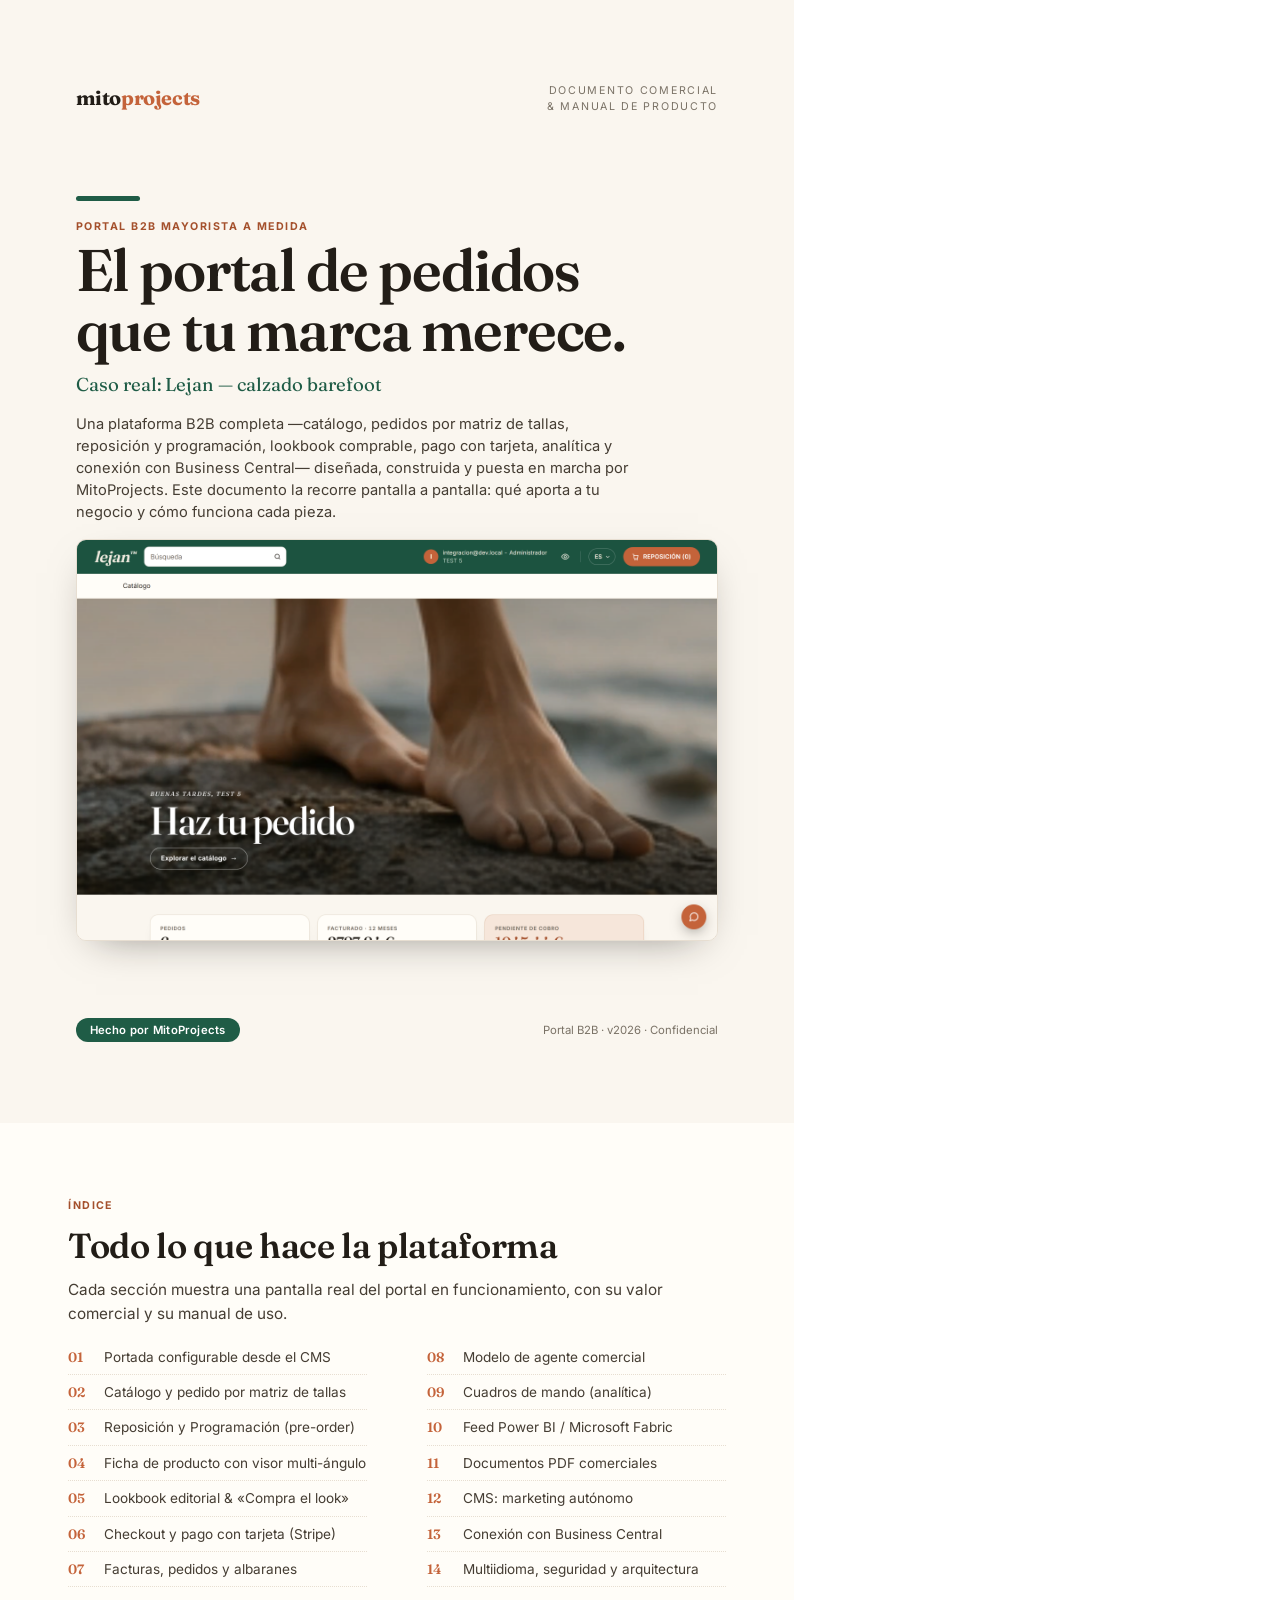
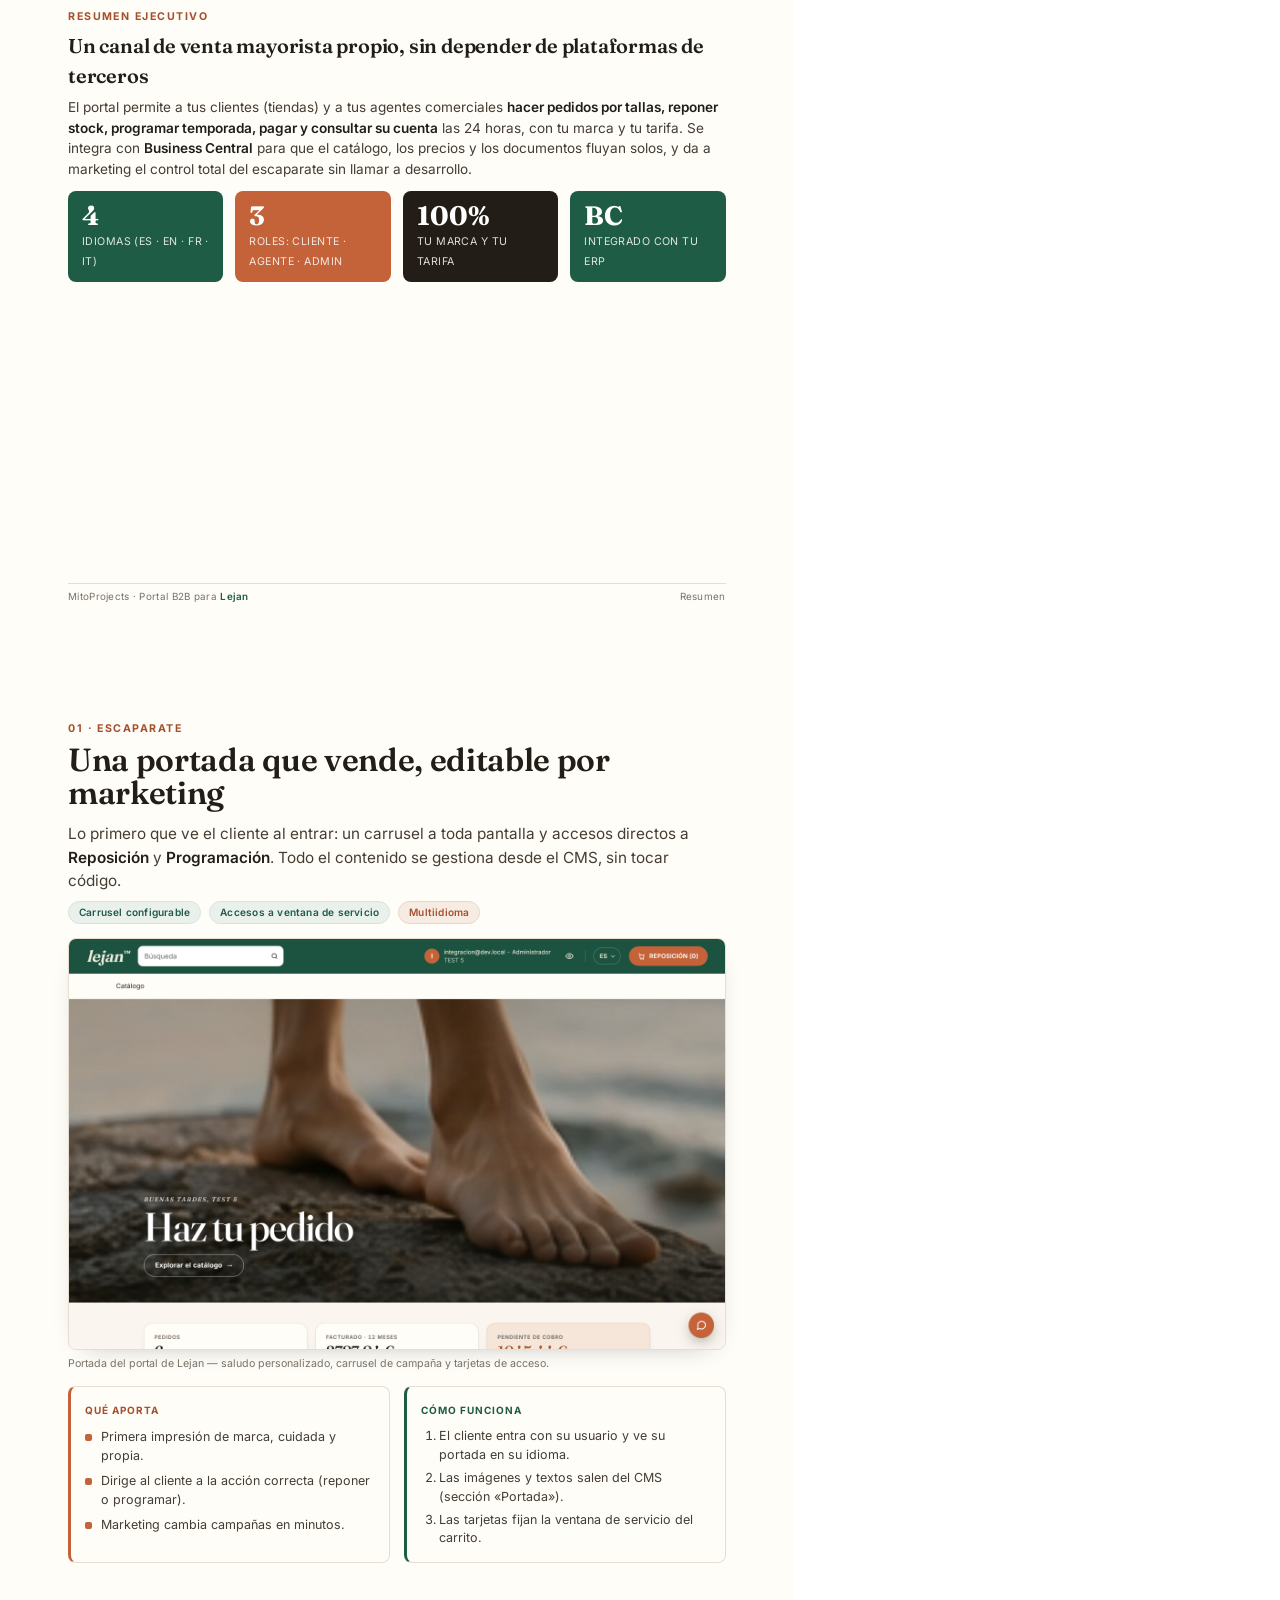
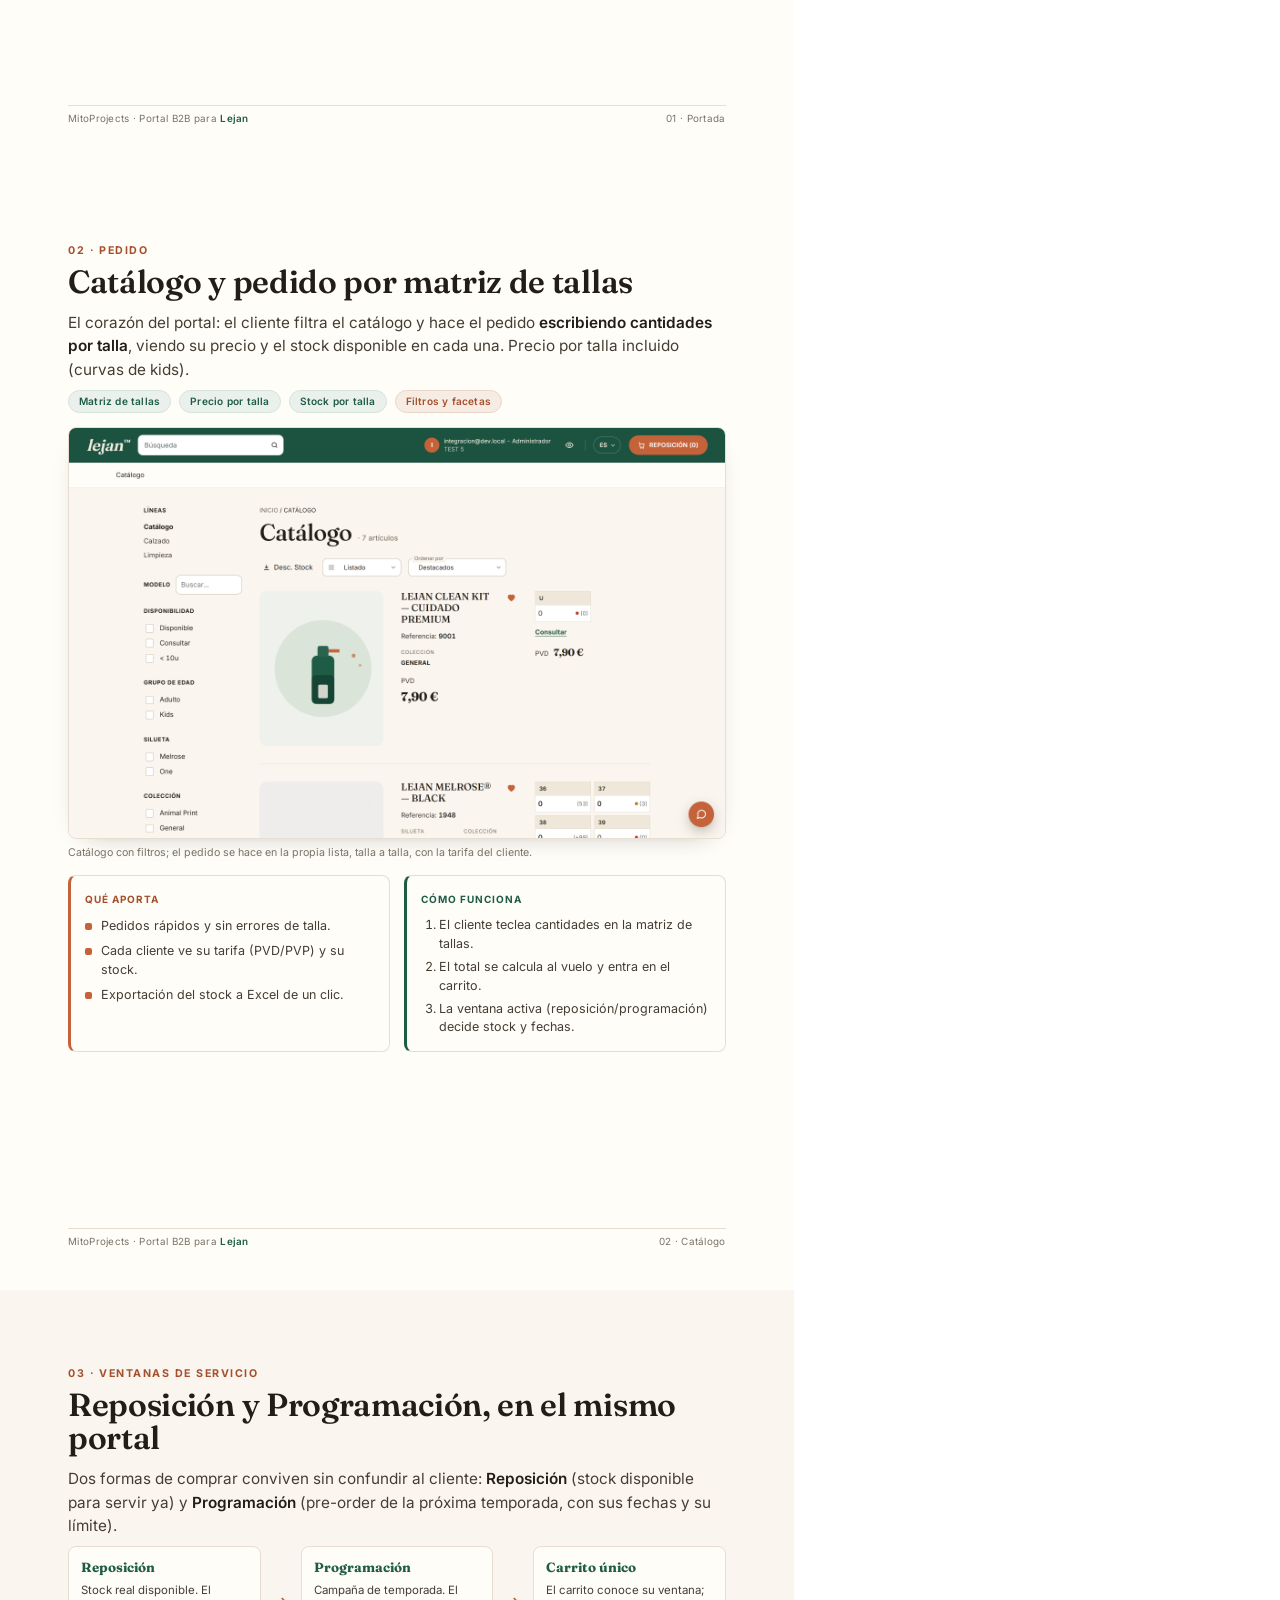
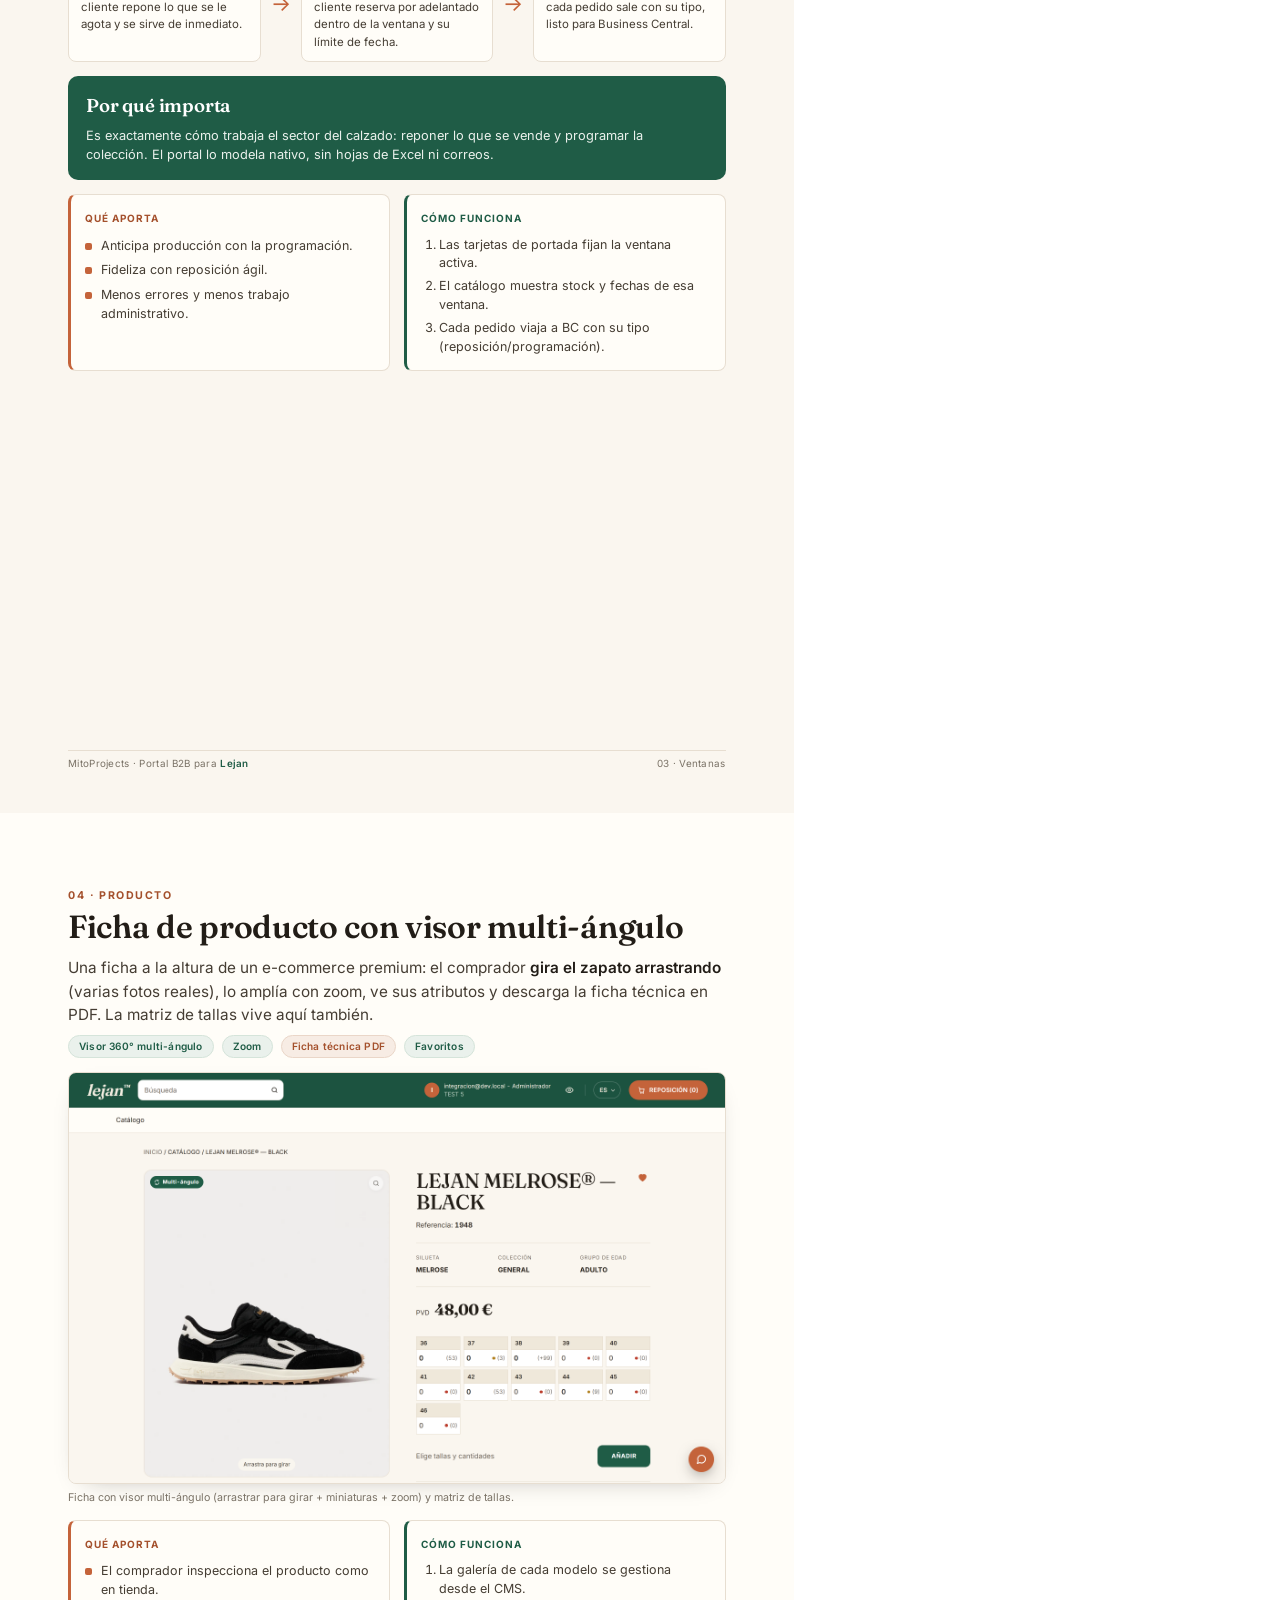
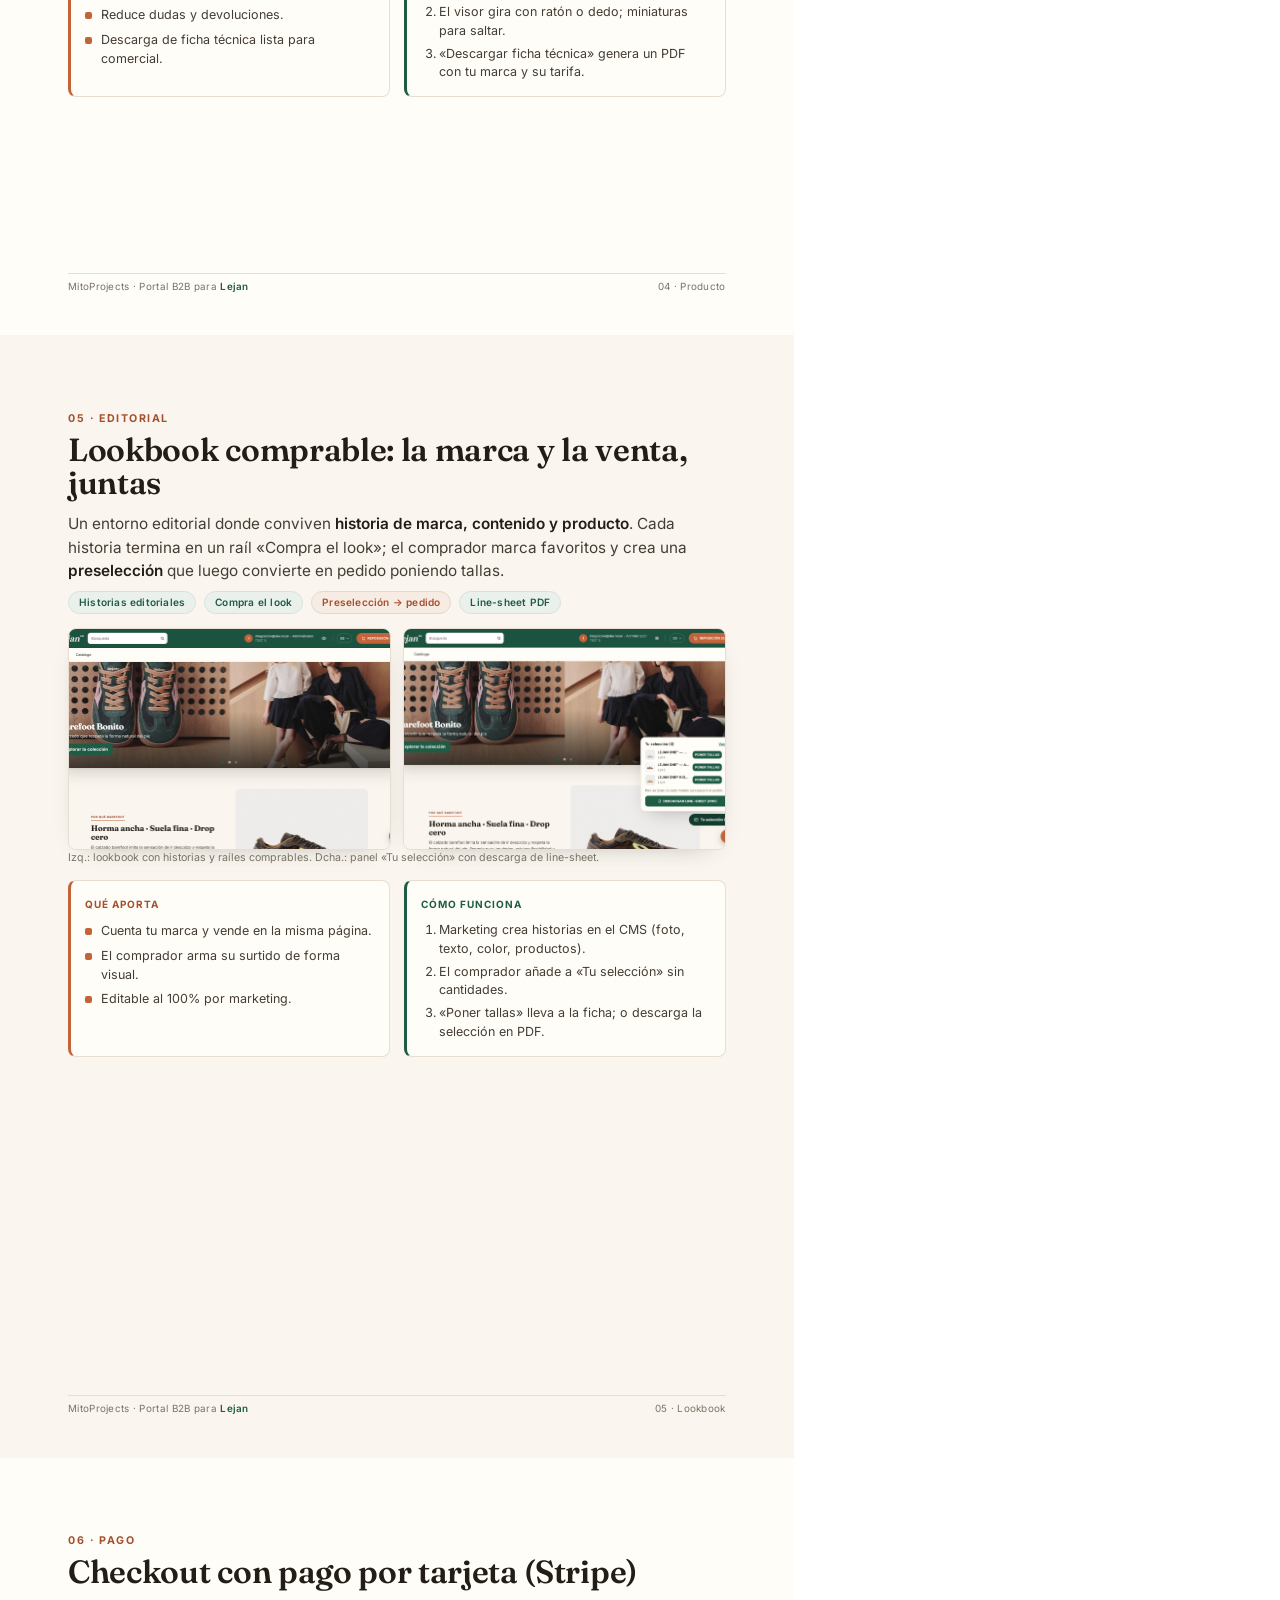
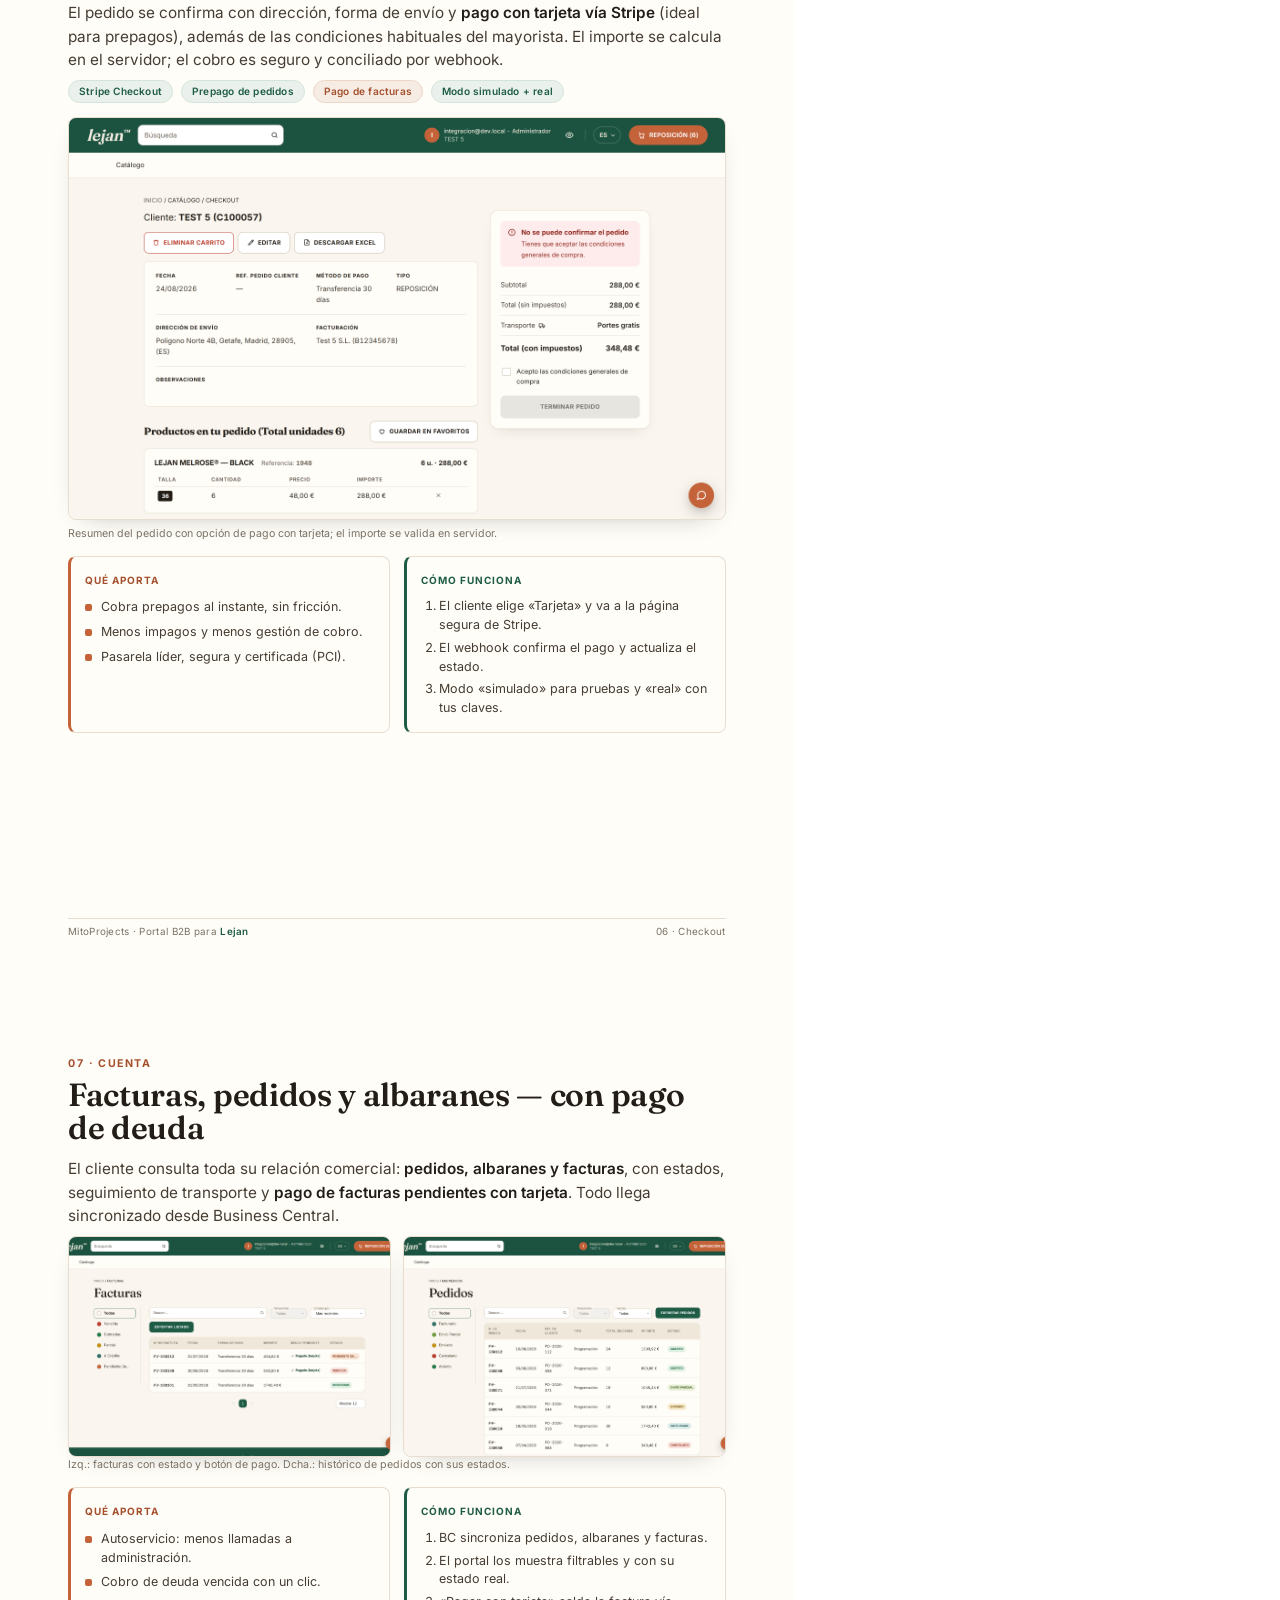
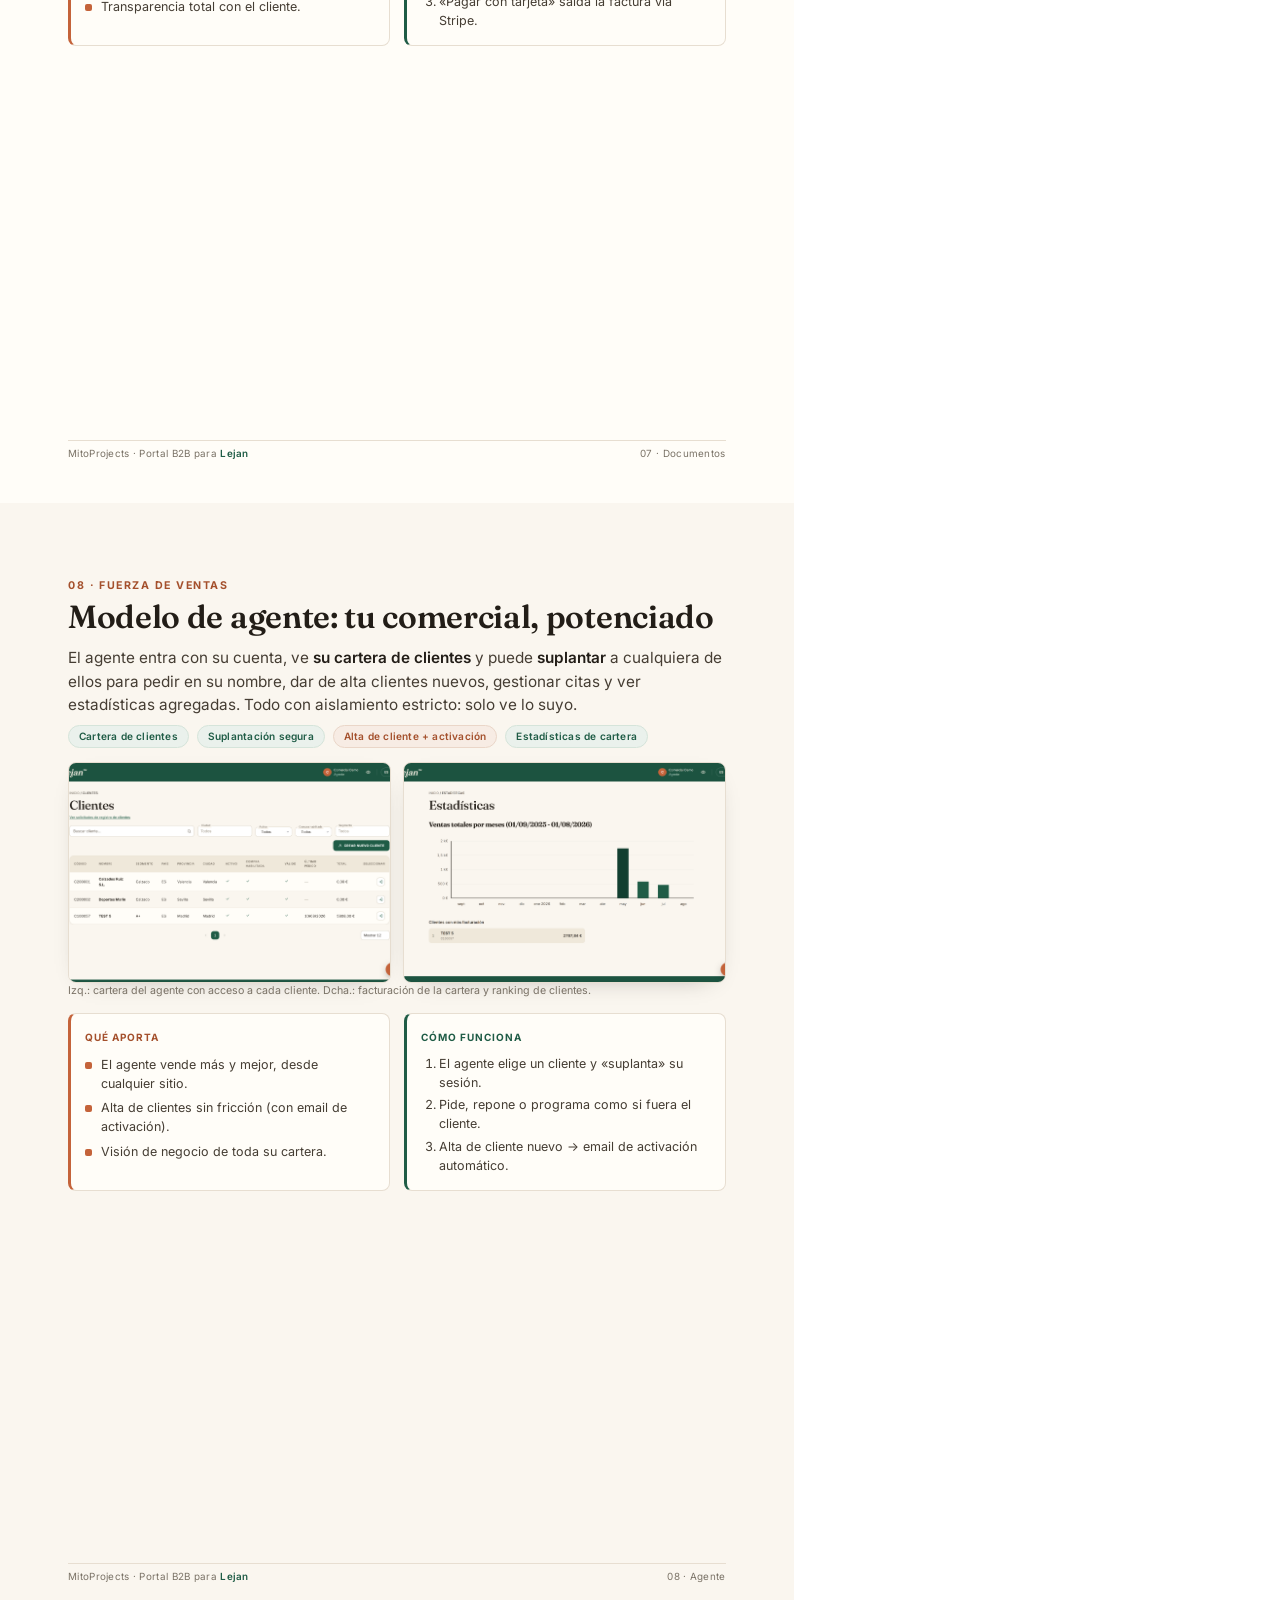
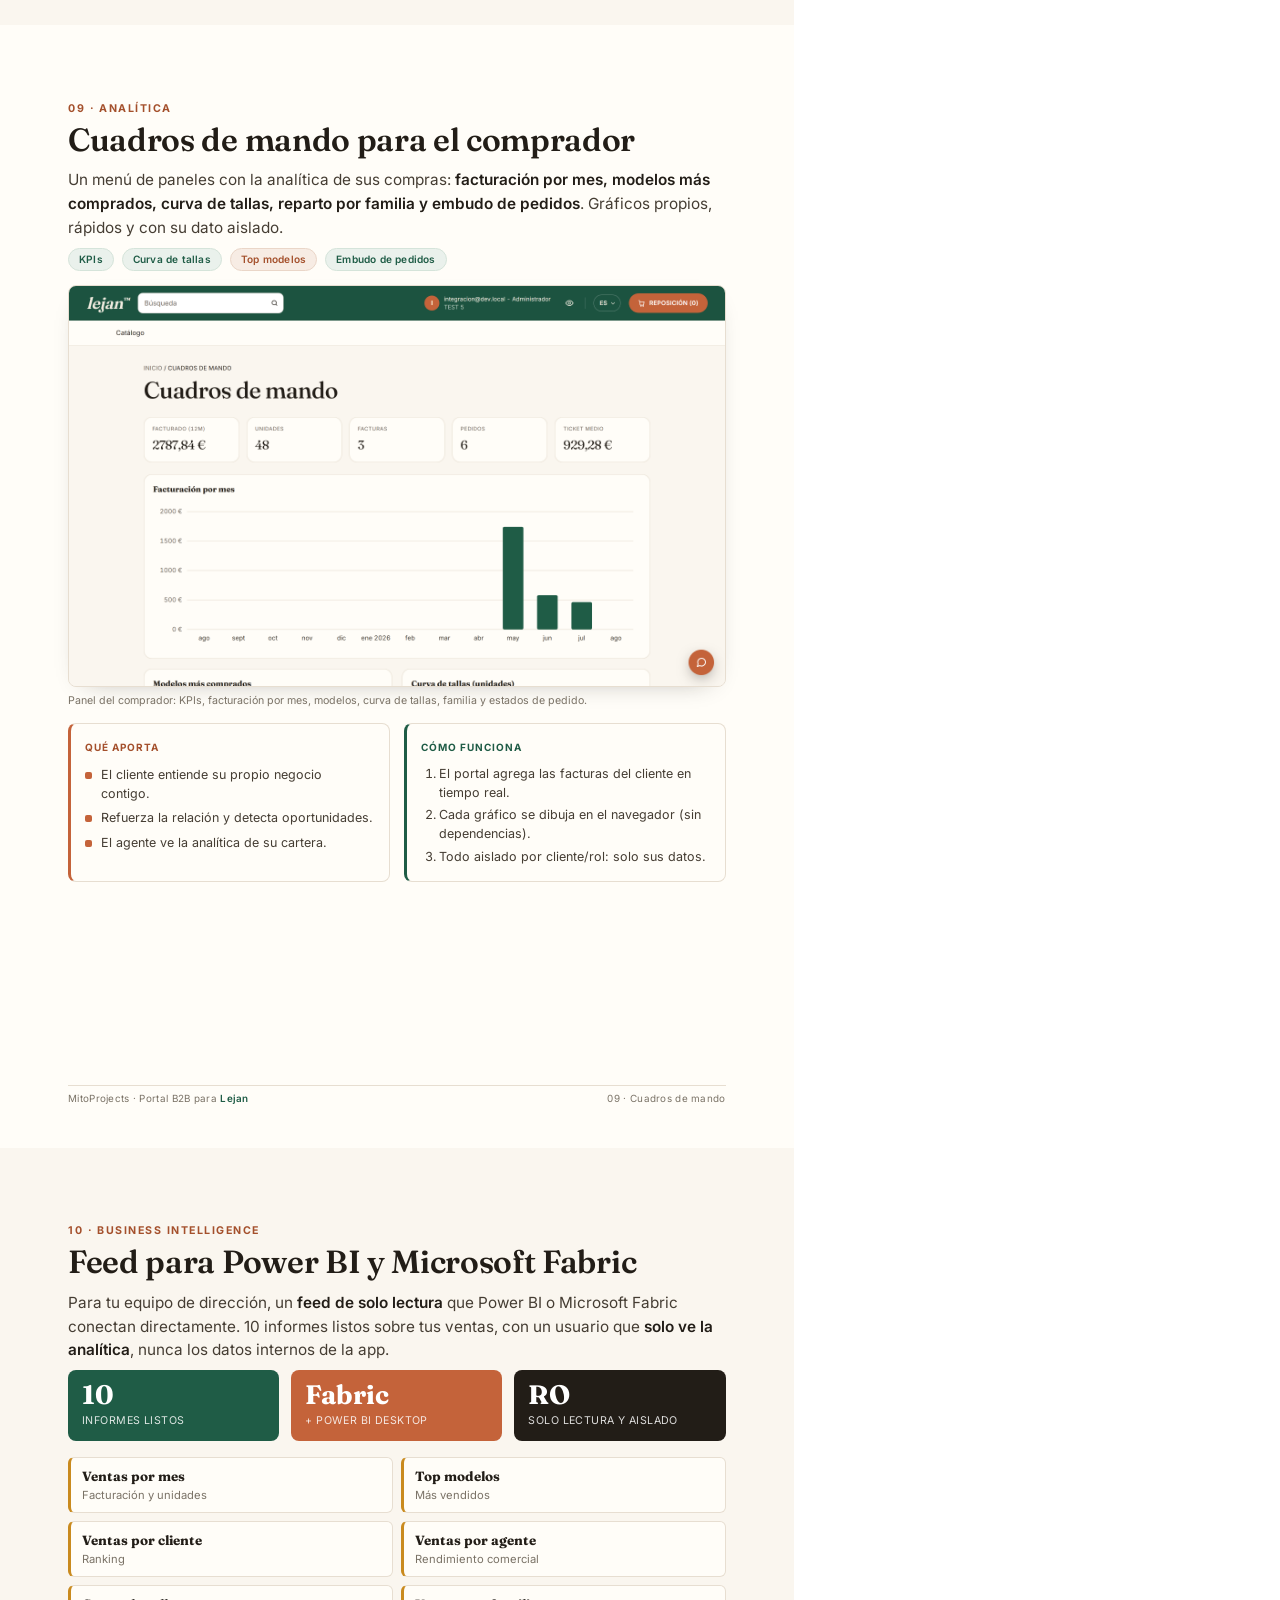
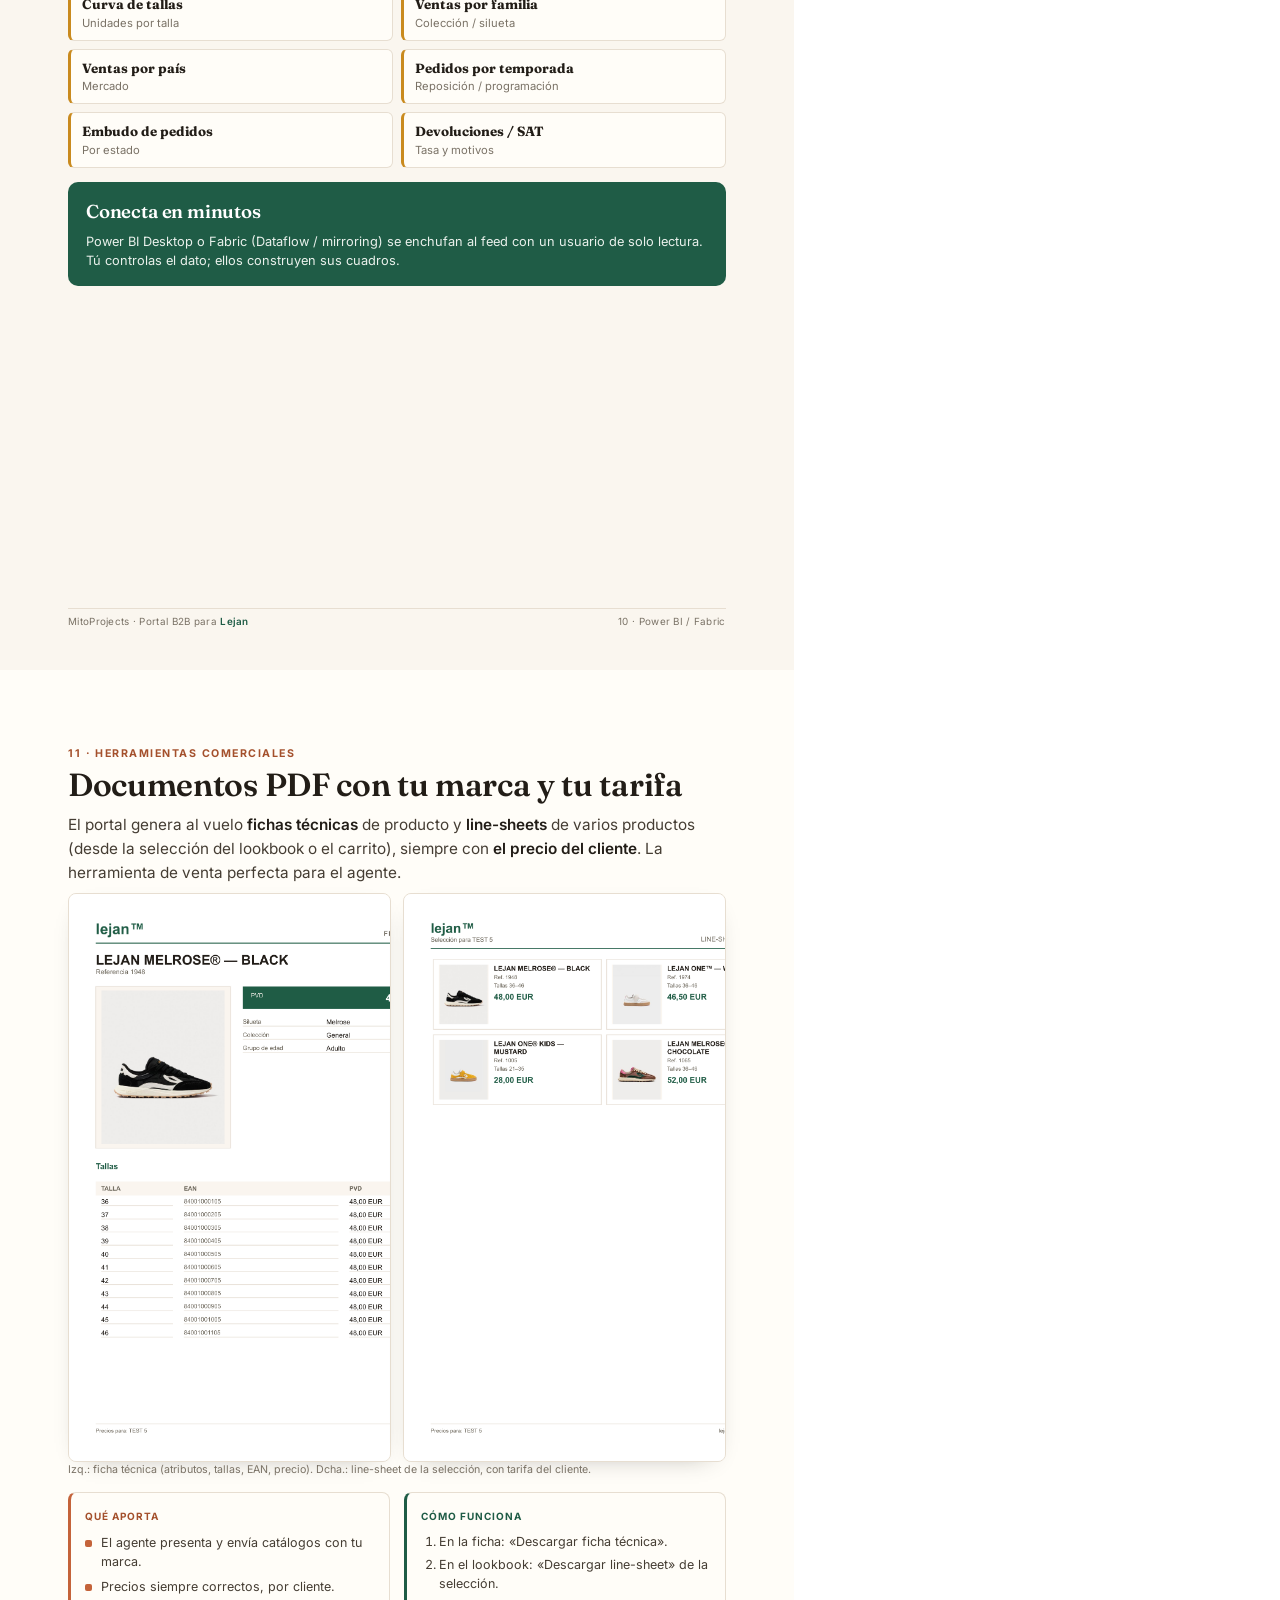
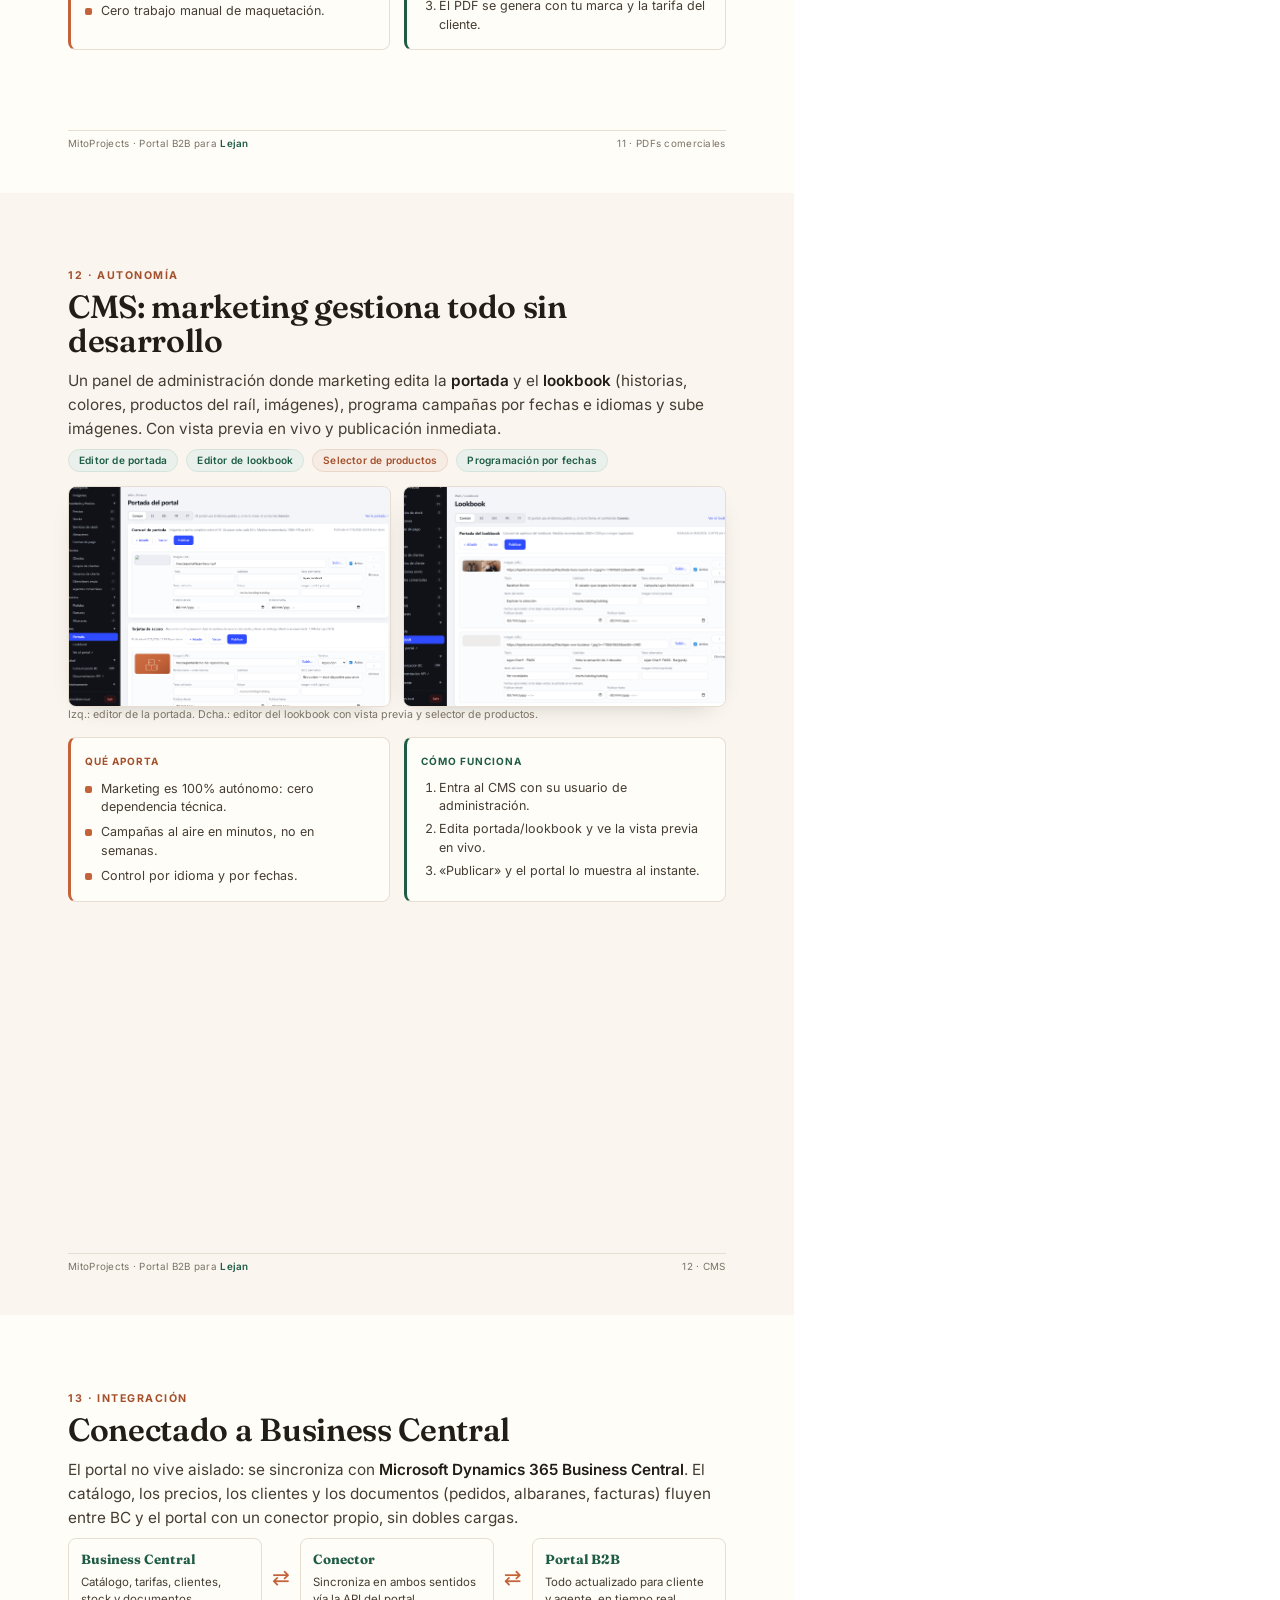
<file: docs/comercial/index.html>
<!doctype html>
<html lang="es">
<head>
<meta charset="utf-8">
<title>Portal B2B — MitoProjects × Lejan</title>
<link rel="preconnect" href="https://fonts.googleapis.com">
<link rel="preconnect" href="https://fonts.gstatic.com" crossorigin>
<link href="https://fonts.googleapis.com/css2?family=Fraunces:opsz,wght@9..144,400;9..144,500;9..144,600;9..144,700&family=Inter:wght@400;500;600;700&display=swap" rel="stylesheet">
<style>
  :root{
    --cream:#faf6ef; --paper:#fffdf8; --green:#1f5c46; --green-deep:#173f30;
    --terra:#c4633a; --terra-deep:#a4502c; --mustard:#c98a1e;
    --ink:#221d17; --ink-2:#453d33; --muted:#7a7266; --line:#e7ded1;
    --display:'Fraunces',Georgia,'Times New Roman',serif;
    --body:'Inter',system-ui,-apple-system,'Segoe UI',sans-serif;
  }
  @page{ size:A4; margin:0; }
  *{ box-sizing:border-box; }
  html,body{ margin:0; padding:0; }
  body{ font-family:var(--body); color:var(--ink); background:#fff; font-size:10.2pt; line-height:1.5; -webkit-print-color-adjust:exact; print-color-adjust:exact; }

  .page{ width:210mm; min-height:297mm; padding:20mm 18mm; position:relative; page-break-after:always; overflow:hidden; }
  .page:last-child{ page-break-after:auto; }
  .bg-cream{ background:var(--cream); }
  .bg-paper{ background:var(--paper); }

  /* running foot */
  .foot{ position:absolute; left:18mm; right:18mm; bottom:11mm; display:flex; justify-content:space-between;
    font-size:7.4pt; color:var(--muted); letter-spacing:.03em; border-top:1px solid var(--line); padding-top:5px; }
  .foot b{ color:var(--green); font-weight:600; }

  h1,h2,h3,h4{ font-family:var(--display); font-weight:600; color:var(--ink); margin:0; letter-spacing:-.01em; }
  .kicker{ font-family:var(--body); font-weight:700; font-size:8pt; letter-spacing:.14em; text-transform:uppercase;
    color:var(--terra-deep); margin:0 0 6px; }
  p{ margin:0 0 8px; color:var(--ink-2); }
  a{ color:var(--green); text-decoration:none; }
  .lead{ font-size:11.5pt; line-height:1.55; color:var(--ink-2); }
  strong{ color:var(--ink); font-weight:600; }

  /* ---------- Cover ---------- */
  .cover{ display:flex; flex-direction:column; justify-content:space-between; padding:22mm 20mm; }
  .cover-top{ display:flex; justify-content:space-between; align-items:flex-start; }
  .mito{ font-family:var(--display); font-weight:700; font-size:15pt; color:var(--ink); letter-spacing:-.02em; }
  .mito span{ color:var(--terra); }
  .cover-tag{ font-size:8pt; letter-spacing:.16em; text-transform:uppercase; color:var(--muted); text-align:right; }
  .cover-mid h1{ font-size:44pt; line-height:1.02; letter-spacing:-.02em; margin:0 0 10px; }
  .cover-mid .sub{ font-size:14pt; color:var(--green); font-family:var(--display); }
  .cover-mid .desc{ max-width:150mm; margin-top:14px; font-size:11pt; color:var(--ink-2); }
  .cover-hero{ margin-top:16px; border-radius:10px; overflow:hidden; border:1px solid var(--line); box-shadow:0 14px 40px -20px rgba(23,20,16,.5); }
  .cover-hero img{ width:100%; display:block; }
  .cover-foot{ display:flex; justify-content:space-between; align-items:flex-end; font-size:8.5pt; color:var(--muted); }
  .cover-foot .pill{ background:var(--green); color:#fff; border-radius:999px; padding:5px 14px; font-weight:600; letter-spacing:.02em; }
  .rule-green{ height:5px; width:64px; background:var(--green); border-radius:3px; margin:0 0 18px; }

  /* ---------- Índice ---------- */
  .toc{ columns:2; column-gap:16mm; margin-top:10px; }
  .toc-item{ break-inside:avoid; display:flex; gap:10px; align-items:baseline; padding:7px 0; border-bottom:1px dotted var(--line); }
  .toc-num{ font-family:var(--display); color:var(--terra); font-weight:600; width:26px; }
  .toc-txt{ flex:1; color:var(--ink-2); }

  /* ---------- Sección ---------- */
  .sec-head{ margin-bottom:12px; }
  .sec-head h2{ font-size:24pt; line-height:1.05; }
  .shot{ border:1px solid var(--line); border-radius:8px; overflow:hidden; background:var(--cream);
    box-shadow:0 8px 26px -18px rgba(23,20,16,.45); margin:2px 0 6px; }
  .shot img{ width:100%; display:block; }
  .shot.tall img{ max-height:150mm; width:auto; margin:0 auto; }
  .cap{ font-size:8pt; color:var(--muted); margin:0 0 14px; }
  .cols{ display:flex; gap:14px; margin-top:6px; }
  .card{ flex:1; background:var(--paper); border:1px solid var(--line); border-radius:8px; padding:12px 14px; }
  .card.value{ border-left:3px solid var(--terra); }
  .card.how{ border-left:3px solid var(--green); }
  .card h4{ font-size:10.5pt; margin:0 0 6px; }
  .card .lab{ font-size:7.5pt; letter-spacing:.1em; text-transform:uppercase; font-weight:700; }
  .card.value .lab{ color:var(--terra-deep); } .card.how .lab{ color:var(--green); }
  ul.tick{ list-style:none; margin:6px 0 0; padding:0; }
  ul.tick li{ position:relative; padding:3px 0 3px 16px; font-size:9.4pt; color:var(--ink-2); }
  ul.tick li::before{ content:""; position:absolute; left:0; top:9px; width:7px; height:7px; border-radius:2px; background:var(--green); }
  .card.value ul.tick li::before{ background:var(--terra); }
  ol.steps{ margin:6px 0 0; padding-left:18px; font-size:9.4pt; color:var(--ink-2); }
  ol.steps li{ padding:2px 0; }

  .tagrow{ display:flex; gap:8px; flex-wrap:wrap; margin:2px 0 14px; }
  .tag{ font-size:7.6pt; font-weight:600; color:var(--green); background:#eaf1ec; border:1px solid #d5e4da;
    border-radius:999px; padding:3px 10px; letter-spacing:.02em; }
  .tag.t{ color:var(--terra-deep); background:#f7ece4; border-color:#ead6c8; }

  .two-shot{ display:flex; gap:12px; }
  .two-shot .shot{ flex:1; margin:0; }
  .two-shot .shot:not(.tall) img{ height:58mm; object-fit:cover; object-position:top center; }
  .shot img{ max-height:118mm; }
  .shot.tall img{ max-height:150mm !important; }

  /* KPI / stat band */
  .band{ display:flex; gap:12px; margin:6px 0 16px; }
  .stat{ flex:1; background:var(--green); color:#fff; border-radius:8px; padding:12px 14px; }
  .stat.alt{ background:var(--ink); } .stat.terra{ background:var(--terra); }
  .stat b{ font-family:var(--display); font-size:20pt; display:block; line-height:1; }
  .stat span{ font-size:8pt; opacity:.85; letter-spacing:.04em; text-transform:uppercase; }

  .report-grid{ display:grid; grid-template-columns:1fr 1fr; gap:8px; margin-top:8px; }
  .rep{ background:var(--paper); border:1px solid var(--line); border-left:3px solid var(--mustard); border-radius:6px; padding:8px 11px; }
  .rep b{ font-family:var(--display); color:var(--ink); font-size:10pt; }
  .rep span{ display:block; font-size:8.4pt; color:var(--muted); }

  .callout{ background:var(--green); color:#fff; border-radius:10px; padding:16px 18px; margin-top:8px; }
  .callout h3{ color:#fff; font-size:14pt; margin:0 0 6px; }
  .callout p{ color:#eaf1ec; margin:0; font-size:9.6pt; }

  .arch{ display:flex; gap:10px; align-items:stretch; margin:8px 0 14px; }
  .arch .box{ flex:1; background:var(--paper); border:1px solid var(--line); border-radius:8px; padding:10px 12px; }
  .arch .box b{ font-family:var(--display); color:var(--green); font-size:10pt; }
  .arch .box p{ font-size:8.6pt; margin:4px 0 0; }
  .arch .arrow{ align-self:center; color:var(--terra); font-size:16pt; }
</style>
</head>
<body>

<!-- ============ PORTADA ============ -->
<section class="page cover bg-cream">
  <div class="cover-top">
    <div class="mito">mito<span>projects</span></div>
    <div class="cover-tag">Documento comercial<br>&amp; manual de producto</div>
  </div>
  <div class="cover-mid">
    <div class="rule-green"></div>
    <div class="kicker">Portal B2B mayorista a medida</div>
    <h1>El portal de pedidos<br>que tu marca merece.</h1>
    <div class="sub">Caso real: Lejan — calzado barefoot</div>
    <p class="desc">Una plataforma B2B completa —catálogo, pedidos por matriz de tallas, reposición y programación,
      lookbook comprable, pago con tarjeta, analítica y conexión con Business Central— diseñada, construida y
      puesta en marcha por MitoProjects. Este documento la recorre pantalla a pantalla: qué aporta a tu negocio
      y cómo funciona cada pieza.</p>
    <div class="cover-hero"><img src="img/01-dashboard.png" alt="Portada del portal Lejan"></div>
  </div>
  <div class="cover-foot">
    <div><span class="pill">Hecho por MitoProjects</span></div>
    <div>Portal B2B · v2026 · Confidencial</div>
  </div>
</section>

<!-- ============ ÍNDICE + RESUMEN ============ -->
<section class="page bg-paper">
  <div class="kicker">Índice</div>
  <h2 style="font-size:26pt; margin-bottom:6px;">Todo lo que hace la plataforma</h2>
  <p class="lead" style="margin-bottom:14px;">Cada sección muestra una pantalla real del portal en funcionamiento,
    con su valor comercial y su manual de uso.</p>
  <div class="toc">
    <div class="toc-item"><span class="toc-num">01</span><span class="toc-txt">Portada configurable desde el CMS</span></div>
    <div class="toc-item"><span class="toc-num">02</span><span class="toc-txt">Catálogo y pedido por matriz de tallas</span></div>
    <div class="toc-item"><span class="toc-num">03</span><span class="toc-txt">Reposición y Programación (pre-order)</span></div>
    <div class="toc-item"><span class="toc-num">04</span><span class="toc-txt">Ficha de producto con visor multi-ángulo</span></div>
    <div class="toc-item"><span class="toc-num">05</span><span class="toc-txt">Lookbook editorial &amp; «Compra el look»</span></div>
    <div class="toc-item"><span class="toc-num">06</span><span class="toc-txt">Checkout y pago con tarjeta (Stripe)</span></div>
    <div class="toc-item"><span class="toc-num">07</span><span class="toc-txt">Facturas, pedidos y albaranes</span></div>
    <div class="toc-item"><span class="toc-num">08</span><span class="toc-txt">Modelo de agente comercial</span></div>
    <div class="toc-item"><span class="toc-num">09</span><span class="toc-txt">Cuadros de mando (analítica)</span></div>
    <div class="toc-item"><span class="toc-num">10</span><span class="toc-txt">Feed Power BI / Microsoft Fabric</span></div>
    <div class="toc-item"><span class="toc-num">11</span><span class="toc-txt">Documentos PDF comerciales</span></div>
    <div class="toc-item"><span class="toc-num">12</span><span class="toc-txt">CMS: marketing autónomo</span></div>
    <div class="toc-item"><span class="toc-num">13</span><span class="toc-txt">Conexión con Business Central</span></div>
    <div class="toc-item"><span class="toc-num">14</span><span class="toc-txt">Multiidioma, seguridad y arquitectura</span></div>
  </div>

  <div class="kicker" style="margin-top:22px;">Resumen ejecutivo</div>
  <h3 style="font-size:15pt; margin-bottom:6px;">Un canal de venta mayorista propio, sin depender de plataformas de terceros</h3>
  <p>El portal permite a tus clientes (tiendas) y a tus agentes comerciales <strong>hacer pedidos por tallas,
    reponer stock, programar temporada, pagar y consultar su cuenta</strong> las 24 horas, con tu marca y tu tarifa.
    Se integra con <strong>Business Central</strong> para que el catálogo, los precios y los documentos fluyan solos,
    y da a marketing el control total del escaparate sin llamar a desarrollo.</p>
  <div class="band" style="margin-top:12px;">
    <div class="stat"><b>4</b><span>idiomas (ES · EN · FR · IT)</span></div>
    <div class="stat terra"><b>3</b><span>roles: cliente · agente · admin</span></div>
    <div class="stat alt"><b>100%</b><span>tu marca y tu tarifa</span></div>
    <div class="stat"><b>BC</b><span>integrado con tu ERP</span></div>
  </div>
  <div class="foot"><span>MitoProjects · Portal B2B para <b>Lejan</b></span><span>Resumen</span></div>
</section>

<!-- ============ 01 PORTADA ============ -->
<section class="page bg-paper">
  <div class="sec-head"><div class="kicker">01 · Escaparate</div><h2>Una portada que vende, editable por marketing</h2></div>
  <p class="lead">Lo primero que ve el cliente al entrar: un carrusel a toda pantalla y accesos directos a
    <strong>Reposición</strong> y <strong>Programación</strong>. Todo el contenido se gestiona desde el CMS, sin tocar código.</p>
  <div class="tagrow"><span class="tag">Carrusel configurable</span><span class="tag">Accesos a ventana de servicio</span><span class="tag t">Multiidioma</span></div>
  <div class="shot"><img src="img/01-dashboard.png" alt="Portada"></div>
  <p class="cap">Portada del portal de Lejan — saludo personalizado, carrusel de campaña y tarjetas de acceso.</p>
  <div class="cols">
    <div class="card value"><span class="lab">Qué aporta</span>
      <ul class="tick"><li>Primera impresión de marca, cuidada y propia.</li><li>Dirige al cliente a la acción correcta (reponer o programar).</li><li>Marketing cambia campañas en minutos.</li></ul></div>
    <div class="card how"><span class="lab">Cómo funciona</span>
      <ol class="steps"><li>El cliente entra con su usuario y ve su portada en su idioma.</li><li>Las imágenes y textos salen del CMS (sección «Portada»).</li><li>Las tarjetas fijan la ventana de servicio del carrito.</li></ol></div>
  </div>
  <div class="foot"><span>MitoProjects · Portal B2B para <b>Lejan</b></span><span>01 · Portada</span></div>
</section>

<!-- ============ 02 CATÁLOGO ============ -->
<section class="page bg-paper">
  <div class="sec-head"><div class="kicker">02 · Pedido</div><h2>Catálogo y pedido por matriz de tallas</h2></div>
  <p class="lead">El corazón del portal: el cliente filtra el catálogo y hace el pedido <strong>escribiendo cantidades
    por talla</strong>, viendo su precio y el stock disponible en cada una. Precio por talla incluido (curvas de kids).</p>
  <div class="tagrow"><span class="tag">Matriz de tallas</span><span class="tag">Precio por talla</span><span class="tag">Stock por talla</span><span class="tag t">Filtros y facetas</span></div>
  <div class="shot"><img src="img/02-catalog.png" alt="Catálogo"></div>
  <p class="cap">Catálogo con filtros; el pedido se hace en la propia lista, talla a talla, con la tarifa del cliente.</p>
  <div class="cols">
    <div class="card value"><span class="lab">Qué aporta</span>
      <ul class="tick"><li>Pedidos rápidos y sin errores de talla.</li><li>Cada cliente ve su tarifa (PVD/PVP) y su stock.</li><li>Exportación del stock a Excel de un clic.</li></ul></div>
    <div class="card how"><span class="lab">Cómo funciona</span>
      <ol class="steps"><li>El cliente teclea cantidades en la matriz de tallas.</li><li>El total se calcula al vuelo y entra en el carrito.</li><li>La ventana activa (reposición/programación) decide stock y fechas.</li></ol></div>
  </div>
  <div class="foot"><span>MitoProjects · Portal B2B para <b>Lejan</b></span><span>02 · Catálogo</span></div>
</section>

<!-- ============ 03 REPO/PROG ============ -->
<section class="page bg-cream">
  <div class="sec-head"><div class="kicker">03 · Ventanas de servicio</div><h2>Reposición y Programación, en el mismo portal</h2></div>
  <p class="lead">Dos formas de comprar conviven sin confundir al cliente: <strong>Reposición</strong> (stock disponible
    para servir ya) y <strong>Programación</strong> (pre-order de la próxima temporada, con sus fechas y su límite).</p>
  <div class="arch">
    <div class="box"><b>Reposición</b><p>Stock real disponible. El cliente repone lo que se le agota y se sirve de inmediato.</p></div>
    <div class="arrow">→</div>
    <div class="box"><b>Programación</b><p>Campaña de temporada. El cliente reserva por adelantado dentro de la ventana y su límite de fecha.</p></div>
    <div class="arrow">→</div>
    <div class="box"><b>Carrito único</b><p>El carrito conoce su ventana; cada pedido sale con su tipo, listo para Business Central.</p></div>
  </div>
  <div class="callout"><h3>Por qué importa</h3><p>Es exactamente cómo trabaja el sector del calzado: reponer lo que se
    vende y programar la colección. El portal lo modela nativo, sin hojas de Excel ni correos.</p></div>
  <div class="cols" style="margin-top:14px;">
    <div class="card value"><span class="lab">Qué aporta</span>
      <ul class="tick"><li>Anticipa producción con la programación.</li><li>Fideliza con reposición ágil.</li><li>Menos errores y menos trabajo administrativo.</li></ul></div>
    <div class="card how"><span class="lab">Cómo funciona</span>
      <ol class="steps"><li>Las tarjetas de portada fijan la ventana activa.</li><li>El catálogo muestra stock y fechas de esa ventana.</li><li>Cada pedido viaja a BC con su tipo (reposición/programación).</li></ol></div>
  </div>
  <div class="foot"><span>MitoProjects · Portal B2B para <b>Lejan</b></span><span>03 · Ventanas</span></div>
</section>

<!-- ============ 04 FICHA + VISOR ============ -->
<section class="page bg-paper">
  <div class="sec-head"><div class="kicker">04 · Producto</div><h2>Ficha de producto con visor multi-ángulo</h2></div>
  <p class="lead">Una ficha a la altura de un e-commerce premium: el comprador <strong>gira el zapato arrastrando</strong>
    (varias fotos reales), lo amplía con zoom, ve sus atributos y descarga la ficha técnica en PDF. La matriz de tallas
    vive aquí también.</p>
  <div class="tagrow"><span class="tag">Visor 360° multi-ángulo</span><span class="tag">Zoom</span><span class="tag t">Ficha técnica PDF</span><span class="tag">Favoritos</span></div>
  <div class="shot"><img src="img/03-product.png" alt="Ficha de producto"></div>
  <p class="cap">Ficha con visor multi-ángulo (arrastrar para girar + miniaturas + zoom) y matriz de tallas.</p>
  <div class="cols">
    <div class="card value"><span class="lab">Qué aporta</span>
      <ul class="tick"><li>El comprador inspecciona el producto como en tienda.</li><li>Reduce dudas y devoluciones.</li><li>Descarga de ficha técnica lista para comercial.</li></ul></div>
    <div class="card how"><span class="lab">Cómo funciona</span>
      <ol class="steps"><li>La galería de cada modelo se gestiona desde el CMS.</li><li>El visor gira con ratón o dedo; miniaturas para saltar.</li><li>«Descargar ficha técnica» genera un PDF con tu marca y su tarifa.</li></ol></div>
  </div>
  <div class="foot"><span>MitoProjects · Portal B2B para <b>Lejan</b></span><span>04 · Producto</span></div>
</section>

<!-- ============ 05 LOOKBOOK ============ -->
<section class="page bg-cream">
  <div class="sec-head"><div class="kicker">05 · Editorial</div><h2>Lookbook comprable: la marca y la venta, juntas</h2></div>
  <p class="lead">Un entorno editorial donde conviven <strong>historia de marca, contenido y producto</strong>. Cada historia
    termina en un raíl «Compra el look»; el comprador marca favoritos y crea una <strong>preselección</strong> que luego
    convierte en pedido poniendo tallas.</p>
  <div class="tagrow"><span class="tag">Historias editoriales</span><span class="tag">Compra el look</span><span class="tag t">Preselección → pedido</span><span class="tag">Line-sheet PDF</span></div>
  <div class="two-shot">
    <div class="shot"><img src="img/04-lookbook.png" alt="Lookbook"></div>
    <div class="shot"><img src="img/05-lookbook-seleccion.png" alt="Selección del lookbook"></div>
  </div>
  <p class="cap">Izq.: lookbook con historias y raíles comprables. Dcha.: panel «Tu selección» con descarga de line-sheet.</p>
  <div class="cols">
    <div class="card value"><span class="lab">Qué aporta</span>
      <ul class="tick"><li>Cuenta tu marca y vende en la misma página.</li><li>El comprador arma su surtido de forma visual.</li><li>Editable al 100% por marketing.</li></ul></div>
    <div class="card how"><span class="lab">Cómo funciona</span>
      <ol class="steps"><li>Marketing crea historias en el CMS (foto, texto, color, productos).</li><li>El comprador añade a «Tu selección» sin cantidades.</li><li>«Poner tallas» lleva a la ficha; o descarga la selección en PDF.</li></ol></div>
  </div>
  <div class="foot"><span>MitoProjects · Portal B2B para <b>Lejan</b></span><span>05 · Lookbook</span></div>
</section>

<!-- ============ 06 CHECKOUT / STRIPE ============ -->
<section class="page bg-paper">
  <div class="sec-head"><div class="kicker">06 · Pago</div><h2>Checkout con pago por tarjeta (Stripe)</h2></div>
  <p class="lead">El pedido se confirma con dirección, forma de envío y <strong>pago con tarjeta vía Stripe</strong>
    (ideal para prepagos), además de las condiciones habituales del mayorista. El importe se calcula en el servidor;
    el cobro es seguro y conciliado por webhook.</p>
  <div class="tagrow"><span class="tag">Stripe Checkout</span><span class="tag">Prepago de pedidos</span><span class="tag t">Pago de facturas</span><span class="tag">Modo simulado + real</span></div>
  <div class="shot"><img src="img/09-checkout.png" alt="Checkout"></div>
  <p class="cap">Resumen del pedido con opción de pago con tarjeta; el importe se valida en servidor.</p>
  <div class="cols">
    <div class="card value"><span class="lab">Qué aporta</span>
      <ul class="tick"><li>Cobra prepagos al instante, sin fricción.</li><li>Menos impagos y menos gestión de cobro.</li><li>Pasarela líder, segura y certificada (PCI).</li></ul></div>
    <div class="card how"><span class="lab">Cómo funciona</span>
      <ol class="steps"><li>El cliente elige «Tarjeta» y va a la página segura de Stripe.</li><li>El webhook confirma el pago y actualiza el estado.</li><li>Modo «simulado» para pruebas y «real» con tus claves.</li></ol></div>
  </div>
  <div class="foot"><span>MitoProjects · Portal B2B para <b>Lejan</b></span><span>06 · Checkout</span></div>
</section>

<!-- ============ 07 DOCUMENTOS ============ -->
<section class="page bg-paper">
  <div class="sec-head"><div class="kicker">07 · Cuenta</div><h2>Facturas, pedidos y albaranes — con pago de deuda</h2></div>
  <p class="lead">El cliente consulta toda su relación comercial: <strong>pedidos, albaranes y facturas</strong>, con estados,
    seguimiento de transporte y <strong>pago de facturas pendientes con tarjeta</strong>. Todo llega sincronizado desde
    Business Central.</p>
  <div class="two-shot">
    <div class="shot"><img src="img/07-invoices.png" alt="Facturas"></div>
    <div class="shot"><img src="img/08-orders.png" alt="Pedidos"></div>
  </div>
  <p class="cap">Izq.: facturas con estado y botón de pago. Dcha.: histórico de pedidos con sus estados.</p>
  <div class="cols">
    <div class="card value"><span class="lab">Qué aporta</span>
      <ul class="tick"><li>Autoservicio: menos llamadas a administración.</li><li>Cobro de deuda vencida con un clic.</li><li>Transparencia total con el cliente.</li></ul></div>
    <div class="card how"><span class="lab">Cómo funciona</span>
      <ol class="steps"><li>BC sincroniza pedidos, albaranes y facturas.</li><li>El portal los muestra filtrables y con su estado real.</li><li>«Pagar con tarjeta» salda la factura vía Stripe.</li></ol></div>
  </div>
  <div class="foot"><span>MitoProjects · Portal B2B para <b>Lejan</b></span><span>07 · Documentos</span></div>
</section>

<!-- ============ 08 AGENTE ============ -->
<section class="page bg-cream">
  <div class="sec-head"><div class="kicker">08 · Fuerza de ventas</div><h2>Modelo de agente: tu comercial, potenciado</h2></div>
  <p class="lead">El agente entra con su cuenta, ve <strong>su cartera de clientes</strong> y puede <strong>suplantar</strong>
    a cualquiera de ellos para pedir en su nombre, dar de alta clientes nuevos, gestionar citas y ver estadísticas
    agregadas. Todo con aislamiento estricto: solo ve lo suyo.</p>
  <div class="tagrow"><span class="tag">Cartera de clientes</span><span class="tag">Suplantación segura</span><span class="tag t">Alta de cliente + activación</span><span class="tag">Estadísticas de cartera</span></div>
  <div class="two-shot">
    <div class="shot"><img src="img/13-agent-clients.png" alt="Cartera del agente"></div>
    <div class="shot"><img src="img/14-agent-stats.png" alt="Estadísticas del agente"></div>
  </div>
  <p class="cap">Izq.: cartera del agente con acceso a cada cliente. Dcha.: facturación de la cartera y ranking de clientes.</p>
  <div class="cols">
    <div class="card value"><span class="lab">Qué aporta</span>
      <ul class="tick"><li>El agente vende más y mejor, desde cualquier sitio.</li><li>Alta de clientes sin fricción (con email de activación).</li><li>Visión de negocio de toda su cartera.</li></ul></div>
    <div class="card how"><span class="lab">Cómo funciona</span>
      <ol class="steps"><li>El agente elige un cliente y «suplanta» su sesión.</li><li>Pide, repone o programa como si fuera el cliente.</li><li>Alta de cliente nuevo → email de activación automático.</li></ol></div>
  </div>
  <div class="foot"><span>MitoProjects · Portal B2B para <b>Lejan</b></span><span>08 · Agente</span></div>
</section>

<!-- ============ 09 CUADROS DE MANDO ============ -->
<section class="page bg-paper">
  <div class="sec-head"><div class="kicker">09 · Analítica</div><h2>Cuadros de mando para el comprador</h2></div>
  <p class="lead">Un menú de paneles con la analítica de sus compras: <strong>facturación por mes, modelos más comprados,
    curva de tallas, reparto por familia y embudo de pedidos</strong>. Gráficos propios, rápidos y con su dato aislado.</p>
  <div class="tagrow"><span class="tag">KPIs</span><span class="tag">Curva de tallas</span><span class="tag t">Top modelos</span><span class="tag">Embudo de pedidos</span></div>
  <div class="shot"><img src="img/06-boards.png" alt="Cuadros de mando"></div>
  <p class="cap">Panel del comprador: KPIs, facturación por mes, modelos, curva de tallas, familia y estados de pedido.</p>
  <div class="cols">
    <div class="card value"><span class="lab">Qué aporta</span>
      <ul class="tick"><li>El cliente entiende su propio negocio contigo.</li><li>Refuerza la relación y detecta oportunidades.</li><li>El agente ve la analítica de su cartera.</li></ul></div>
    <div class="card how"><span class="lab">Cómo funciona</span>
      <ol class="steps"><li>El portal agrega las facturas del cliente en tiempo real.</li><li>Cada gráfico se dibuja en el navegador (sin dependencias).</li><li>Todo aislado por cliente/rol: solo sus datos.</li></ol></div>
  </div>
  <div class="foot"><span>MitoProjects · Portal B2B para <b>Lejan</b></span><span>09 · Cuadros de mando</span></div>
</section>

<!-- ============ 10 POWER BI / FABRIC ============ -->
<section class="page bg-cream">
  <div class="sec-head"><div class="kicker">10 · Business Intelligence</div><h2>Feed para Power BI y Microsoft Fabric</h2></div>
  <p class="lead">Para tu equipo de dirección, un <strong>feed de solo lectura</strong> que Power BI o Microsoft Fabric
    conectan directamente. 10 informes listos sobre tus ventas, con un usuario que <strong>solo ve la analítica</strong>,
    nunca los datos internos de la app.</p>
  <div class="band" style="margin-top:4px;">
    <div class="stat"><b>10</b><span>informes listos</span></div>
    <div class="stat terra"><b>Fabric</b><span>+ Power BI Desktop</span></div>
    <div class="stat alt"><b>RO</b><span>solo lectura y aislado</span></div>
  </div>
  <div class="report-grid">
    <div class="rep"><b>Ventas por mes</b><span>Facturación y unidades</span></div>
    <div class="rep"><b>Top modelos</b><span>Más vendidos</span></div>
    <div class="rep"><b>Ventas por cliente</b><span>Ranking</span></div>
    <div class="rep"><b>Ventas por agente</b><span>Rendimiento comercial</span></div>
    <div class="rep"><b>Curva de tallas</b><span>Unidades por talla</span></div>
    <div class="rep"><b>Ventas por familia</b><span>Colección / silueta</span></div>
    <div class="rep"><b>Ventas por país</b><span>Mercado</span></div>
    <div class="rep"><b>Pedidos por temporada</b><span>Reposición / programación</span></div>
    <div class="rep"><b>Embudo de pedidos</b><span>Por estado</span></div>
    <div class="rep"><b>Devoluciones / SAT</b><span>Tasa y motivos</span></div>
  </div>
  <div class="callout" style="margin-top:14px;"><h3>Conecta en minutos</h3><p>Power BI Desktop o Fabric (Dataflow / mirroring)
    se enchufan al feed con un usuario de solo lectura. Tú controlas el dato; ellos construyen sus cuadros.</p></div>
  <div class="foot"><span>MitoProjects · Portal B2B para <b>Lejan</b></span><span>10 · Power BI / Fabric</span></div>
</section>

<!-- ============ 11 PDFs ============ -->
<section class="page bg-paper">
  <div class="sec-head"><div class="kicker">11 · Herramientas comerciales</div><h2>Documentos PDF con tu marca y tu tarifa</h2></div>
  <p class="lead">El portal genera al vuelo <strong>fichas técnicas</strong> de producto y <strong>line-sheets</strong> de
    varios productos (desde la selección del lookbook o el carrito), siempre con <strong>el precio del cliente</strong>.
    La herramienta de venta perfecta para el agente.</p>
  <div class="two-shot">
    <div class="shot tall"><img src="img/15-pdf-ficha.png" alt="Ficha técnica PDF"></div>
    <div class="shot tall"><img src="img/16-pdf-linesheet.png" alt="Line-sheet PDF"></div>
  </div>
  <p class="cap">Izq.: ficha técnica (atributos, tallas, EAN, precio). Dcha.: line-sheet de la selección, con tarifa del cliente.</p>
  <div class="cols">
    <div class="card value"><span class="lab">Qué aporta</span>
      <ul class="tick"><li>El agente presenta y envía catálogos con tu marca.</li><li>Precios siempre correctos, por cliente.</li><li>Cero trabajo manual de maquetación.</li></ul></div>
    <div class="card how"><span class="lab">Cómo funciona</span>
      <ol class="steps"><li>En la ficha: «Descargar ficha técnica».</li><li>En el lookbook: «Descargar line-sheet» de la selección.</li><li>El PDF se genera con tu marca y la tarifa del cliente.</li></ol></div>
  </div>
  <div class="foot"><span>MitoProjects · Portal B2B para <b>Lejan</b></span><span>11 · PDFs comerciales</span></div>
</section>

<!-- ============ 12 CMS ============ -->
<section class="page bg-cream">
  <div class="sec-head"><div class="kicker">12 · Autonomía</div><h2>CMS: marketing gestiona todo sin desarrollo</h2></div>
  <p class="lead">Un panel de administración donde marketing edita la <strong>portada</strong> y el <strong>lookbook</strong>
    (historias, colores, productos del raíl, imágenes), programa campañas por fechas e idiomas y sube imágenes.
    Con vista previa en vivo y publicación inmediata.</p>
  <div class="tagrow"><span class="tag">Editor de portada</span><span class="tag">Editor de lookbook</span><span class="tag t">Selector de productos</span><span class="tag">Programación por fechas</span></div>
  <div class="two-shot">
    <div class="shot"><img src="img/10-cms-portada.png" alt="CMS portada"></div>
    <div class="shot"><img src="img/11-cms-lookbook.png" alt="CMS lookbook"></div>
  </div>
  <p class="cap">Izq.: editor de la portada. Dcha.: editor del lookbook con vista previa y selector de productos.</p>
  <div class="cols">
    <div class="card value"><span class="lab">Qué aporta</span>
      <ul class="tick"><li>Marketing es 100% autónomo: cero dependencia técnica.</li><li>Campañas al aire en minutos, no en semanas.</li><li>Control por idioma y por fechas.</li></ul></div>
    <div class="card how"><span class="lab">Cómo funciona</span>
      <ol class="steps"><li>Entra al CMS con su usuario de administración.</li><li>Edita portada/lookbook y ve la vista previa en vivo.</li><li>«Publicar» y el portal lo muestra al instante.</li></ol></div>
  </div>
  <div class="foot"><span>MitoProjects · Portal B2B para <b>Lejan</b></span><span>12 · CMS</span></div>
</section>

<!-- ============ 13 BC + 14 ARQUITECTURA ============ -->
<section class="page bg-paper">
  <div class="sec-head"><div class="kicker">13 · Integración</div><h2>Conectado a Business Central</h2></div>
  <p class="lead">El portal no vive aislado: se sincroniza con <strong>Microsoft Dynamics 365 Business Central</strong>.
    El catálogo, los precios, los clientes y los documentos (pedidos, albaranes, facturas) fluyen entre BC y el portal
    con un conector propio, sin dobles cargas.</p>
  <div class="arch">
    <div class="box"><b>Business Central</b><p>Catálogo, tarifas, clientes, stock y documentos.</p></div>
    <div class="arrow">⇄</div>
    <div class="box"><b>Conector</b><p>Sincroniza en ambos sentidos vía la API del portal.</p></div>
    <div class="arrow">⇄</div>
    <div class="box"><b>Portal B2B</b><p>Todo actualizado para cliente y agente, en tiempo real.</p></div>
  </div>
  <div class="shot"><img src="img/12-cms-dashboard.png" alt="Salud de comunicación BC"></div>
  <p class="cap">Panel de salud: control de todo lo que Business Central ha comunicado al portal.</p>
  <div class="cols">
    <div class="card value"><span class="lab">Qué aporta</span>
      <ul class="tick"><li>Un solo dato, sin dobles cargas ni Excel.</li><li>Catálogo y precios siempre al día.</li><li>Los documentos del cliente, en tiempo real.</li></ul></div>
    <div class="card how"><span class="lab">Cómo funciona</span>
      <ol class="steps"><li>El conector sincroniza BC ⇄ portal por la API.</li><li>El panel de salud muestra todo lo comunicado.</li><li>Sin cambios en BC: solo URL y credenciales al arrancar.</li></ol></div>
  </div>
  <div class="foot"><span>MitoProjects · Portal B2B para <b>Lejan</b></span><span>13 · Business Central</span></div>
</section>

<section class="page bg-cream">
  <div class="sec-head"><div class="kicker">14 · Base</div><h2>Multiidioma, seguridad y tecnología</h2></div>
  <p class="lead">Cuatro idiomas, diseño premium con tu marca, aislamiento estricto de datos y una base técnica sólida
    y probada. Lo que sostiene todo lo anterior.</p>
  <div class="cols">
    <div class="card how"><span class="lab">Multiidioma &amp; marca</span>
      <ul class="tick"><li>ES · EN · FR · IT en toda la interfaz.</li><li>Diseño premium editorial, 100% tu marca.</li><li>Responsive: escritorio, tablet y móvil.</li></ul></div>
    <div class="card value"><span class="lab">Seguridad</span>
      <ul class="tick"><li>Aislamiento estricto por cliente y por rol.</li><li>Autenticación con token; pago seguro (Stripe/PCI).</li><li>Feed de BI de solo lectura, sin acceso a datos internos.</li></ul></div>
  </div>
  <div class="arch" style="margin-top:12px;">
    <div class="box"><b>.NET + PostgreSQL</b><p>Backend robusto y probado (cientos de tests automáticos).</p></div>
    <div class="box"><b>Business Central</b><p>Integración nativa con tu ERP.</p></div>
    <div class="box"><b>Stripe · Power BI · Fabric</b><p>Pagos y analítica de primer nivel.</p></div>
  </div>
  <div class="foot"><span>MitoProjects · Portal B2B para <b>Lejan</b></span><span>14 · Base técnica</span></div>
</section>

<!-- ============ CIERRE ============ -->
<section class="page cover bg-cream">
  <div class="cover-top">
    <div class="mito">mito<span>projects</span></div>
    <div class="cover-tag">Hablemos</div>
  </div>
  <div class="cover-mid">
    <div class="rule-green"></div>
    <div class="kicker">Tu portal, tu marca, tu canal</div>
    <h1 style="font-size:36pt;">Lo construimos<br>a tu medida.</h1>
    <p class="desc">Lo que has visto es un caso real, en funcionamiento. MitoProjects diseña, desarrolla e integra
      portales B2B como este —conectados a tu ERP, con tu marca y tu tarifa— y los pone en marcha con acompañamiento.
      Si quieres un canal de venta mayorista propio, moderno y sin depender de terceros, este documento es el punto
      de partida de esa conversación.</p>
  </div>
  <div class="callout" style="max-width:150mm;"><h3>El siguiente paso</h3><p>Una demo en vivo sobre tus datos. Elegimos
    tres pantallas clave para tu negocio y las vemos funcionando con tu catálogo.</p></div>
  <div class="cover-foot">
    <div><span class="pill">MitoProjects · support@mitoprojects.com</span></div>
    <div>Portal B2B · Documento comercial</div>
  </div>
</section>

</body>
</html>
</file>
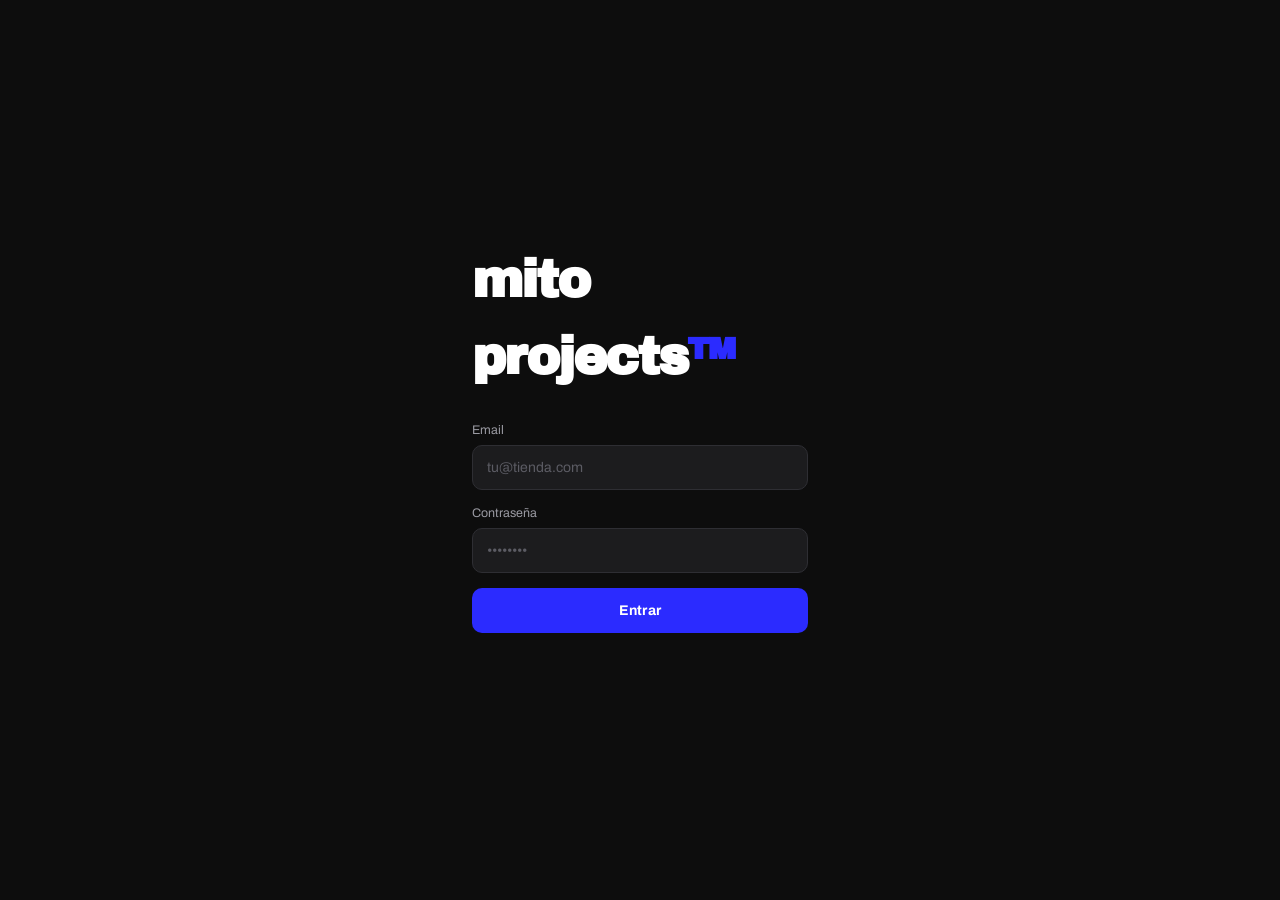
<file: backend/src/B2B.Api/wwwroot/shop.html>
<!doctype html>
<html lang="es">
<head>
<meta charset="utf-8">
<meta name="viewport" content="width=device-width, initial-scale=1">
<title>Mito Projects™ — B2B</title>
<link rel="preconnect" href="https://fonts.googleapis.com">
<link rel="preconnect" href="https://fonts.gstatic.com" crossorigin>
<link href="https://fonts.googleapis.com/css2?family=Archivo+Black&family=Archivo:wght@400;500;600;700&display=swap" rel="stylesheet">
<style>
  :root {
    --ink:#0d0d0d; --ink-2:#1c1c1e; --paper:#f6f6f3; --card:#ffffff; --line:#e7e6e1;
    --muted:#71717a; --blue:#2b2bff; --blue-deep:#1f1fd6;
    --ok:#12813d; --low:#b97d10; --out:#c62b21;
    --r:14px; --shadow:0 1px 2px rgba(13,13,13,.05), 0 10px 30px -18px rgba(13,13,13,.25);
    --ease:cubic-bezier(.16,1,.3,1);
  }
  * { box-sizing:border-box; }
  html { scrollbar-color:#3a3a3f var(--paper); }
  body { margin:0; background:var(--paper); color:var(--ink);
    font:14px/1.5 "Archivo",system-ui,sans-serif; font-variant-numeric:tabular-nums; }
  ::selection { background:var(--blue); color:#fff; }
  :focus-visible { outline:2px solid var(--blue); outline-offset:2px; border-radius:4px; }
  button { font:inherit; cursor:pointer; border:none; background:none; padding:0; color:inherit; }
  input { font:inherit; color:inherit; }
  .brand { font-family:"Archivo Black",sans-serif; letter-spacing:-.04em; text-transform:lowercase; }
  .brand sup { font-size:.45em; letter-spacing:0; vertical-align:.9em; }

  /* ---------- Login ---------- */
  #login { position:fixed; inset:0; z-index:50; background:var(--ink); display:flex; align-items:center; justify-content:center; }
  #login .panel { width:min(21rem,90vw); }
  #login .brand { color:#fff; font-size:3.2rem; margin:0 0 1.6rem; }
  #login .brand em { color:var(--blue); font-style:normal; }
  #login label { display:block; color:#9a9aa2; font-size:.78rem; margin:0 0 .3rem; }
  #login input { width:100%; background:var(--ink-2); border:1px solid #2e2e33; border-radius:10px;
    padding:.7rem .85rem; color:#fff; margin-bottom:.9rem; caret-color:var(--blue); }
  #login input::placeholder { color:#5c5c64; }
  #login button { width:100%; background:var(--blue); color:#fff; font-weight:700; border-radius:10px;
    padding:.75rem; letter-spacing:.02em; transition:background .15s var(--ease); }
  #login button:hover { background:var(--blue-deep); }
  #login .err { color:#ff8f86; font-size:.82rem; min-height:1.2em; margin:.6rem 0 0; }

  /* ---------- Header ---------- */
  header { position:sticky; top:0; z-index:20; background:var(--ink); color:#fff;
    display:flex; align-items:center; gap:1.1rem; padding:.7rem 1.4rem; }
  header .brand { font-size:1.45rem; color:#fff; }
  header .search { flex:1; max-width:26rem; position:relative; }
  header .search svg { position:absolute; left:.7rem; top:50%; translate:0 -50%; opacity:.5; }
  header .search input { width:100%; background:var(--ink-2); border:1px solid #2e2e33; border-radius:999px;
    padding:.5rem 1rem .5rem 2.2rem; color:#fff; }
  header .search input::placeholder { color:#5c5c64; }
  header .spacer { flex:1; }
  .windows { display:flex; background:var(--ink-2); border-radius:999px; padding:.2rem; gap:.2rem; }
  .windows button { border-radius:999px; padding:.35rem .9rem; font-size:.8rem; font-weight:600; color:#9a9aa2;
    transition:all .18s var(--ease); }
  .windows button.on { background:#fff; color:var(--ink); }
  #cartBtn { display:flex; align-items:center; gap:.55rem; background:var(--blue); border-radius:999px;
    padding:.5rem 1.05rem; font-weight:700; color:#fff; transition:background .15s var(--ease); }
  #cartBtn:hover { background:var(--blue-deep); }
  #cartBtn .n { background:#fff; color:var(--blue); border-radius:999px; min-width:1.35rem; height:1.35rem;
    display:grid; place-items:center; font-size:.78rem; transition:transform .2s var(--ease); }
  #cartBtn .n.pulse { transform:scale(1.35); }
  .who { font-size:.78rem; color:#9a9aa2; text-align:right; line-height:1.3; }
  .who b { color:#fff; display:block; }
  #logout { color:#9a9aa2; font-size:.78rem; text-decoration:underline; text-underline-offset:3px; }
  #logout:hover { color:#fff; }

  /* ---------- Layout ---------- */
  #page { display:none; }
  .wrap { display:grid; grid-template-columns:14rem minmax(0,1fr); gap:1.6rem; max-width:97rem;
    margin:0 auto; padding:1.5rem 1.4rem 4rem; }
  .rail { position:sticky; top:4.6rem; align-self:start; }
  .rail h3 { font-size:.72rem; letter-spacing:.09em; text-transform:uppercase; color:var(--muted); margin:1.4rem 0 .5rem; }
  .rail h3:first-child { margin-top:.2rem; }
  .rail label { display:flex; align-items:center; gap:.55rem; padding:.28rem 0; cursor:pointer; font-size:.88rem; }
  .rail input[type=checkbox] { appearance:none; width:1.05rem; height:1.05rem; border:1.5px solid #c9c8c1;
    border-radius:5px; display:grid; place-items:center; transition:all .12s var(--ease); background:#fff; }
  .rail input[type=checkbox]:checked { background:var(--ink); border-color:var(--ink); }
  .rail input[type=checkbox]:checked::after { content:""; width:.55rem; height:.3rem; border-left:2px solid #fff;
    border-bottom:2px solid #fff; transform:rotate(-45deg) translate(1px,-1px); }
  .rail .count { color:var(--muted); font-size:.78rem; margin-left:auto; }

  .headline { display:flex; align-items:baseline; gap:.8rem; margin:0 0 1.1rem; }
  .headline h1 { font-family:"Archivo Black",sans-serif; font-size:2rem; letter-spacing:-.03em; margin:0; }
  .headline .muted { color:var(--muted); }

  /* ---------- Producto ---------- */
  .item { background:var(--card); border-radius:var(--r); box-shadow:var(--shadow); padding:1.1rem 1.25rem;
    display:grid; grid-template-columns:6.4rem minmax(13rem,18rem) minmax(0,1fr); gap:1.4rem; align-items:center;
    margin-bottom:.9rem; }
  .item .ph { width:6.4rem; height:6.4rem; border-radius:10px; background:
      radial-gradient(120% 120% at 20% 15%, #fdfdfc 0%, #efeeea 55%, #e2e1db 100%); display:grid; place-items:center; overflow:hidden; }
  .item .ph img { width:100%; height:100%; object-fit:cover; }
  .item .ph svg { opacity:.24; }
  .item h2 { font-family:"Archivo Black",sans-serif; font-size:1.02rem; letter-spacing:-.015em; margin:0 0 .3rem;
    text-transform:uppercase; }
  .item .meta { color:var(--muted); font-size:.82rem; display:flex; gap:.9rem; flex-wrap:wrap; }
  .item .meta b { color:var(--ink); font-weight:600; }
  .price { margin-top:.65rem; display:flex; align-items:baseline; gap:.7rem; }
  .price .pvd { font-size:1.5rem; font-weight:700; letter-spacing:-.02em; }
  .price .pvd small { font-size:.72rem; font-weight:600; color:var(--muted); letter-spacing:.06em; margin-right:.3rem; }
  .price .pvp { color:var(--muted); font-size:.85rem; }

  .matrix { display:flex; flex-wrap:wrap; gap:.45rem; justify-content:flex-end; }
  .size { width:3.3rem; border:1px solid var(--line); border-radius:9px; overflow:hidden; background:#fff;
    transition:border-color .12s var(--ease), box-shadow .12s var(--ease); }
  .size:focus-within { border-color:var(--blue); box-shadow:0 0 0 3px rgba(43,43,255,.14); }
  .size .lbl { background:var(--ink); color:#fff; font-size:.72rem; font-weight:700; text-align:center; padding:.18rem 0; }
  .size input { width:100%; border:none; text-align:center; padding:.32rem 0 .12rem; font-weight:600; outline:none; }
  .size input::placeholder { color:#cfcec8; }
  .size input:disabled { background:#fafaf8; }
  .size.has { border-color:var(--blue); }
  .size.has .lbl { background:var(--blue); }
  .size.has input { color:var(--blue); font-weight:700; }
  .size .st { display:flex; align-items:center; justify-content:center; gap:.25rem; font-size:.68rem;
    padding:0 0 .3rem; color:var(--muted); }
  .size .st i { width:.42rem; height:.42rem; border-radius:50%; }
  .size.ok .st i { background:var(--ok); } .size.low .st i { background:var(--low); }
  .size.out .st i { background:var(--out); } .size.inf .st i { background:var(--blue); }
  .size.out { opacity:.55; }

  .empty { background:var(--card); border-radius:var(--r); box-shadow:var(--shadow); padding:3.2rem;
    text-align:center; color:var(--muted); }
  .empty b { color:var(--ink); display:block; font-size:1.05rem; margin-bottom:.3rem; }
  .empty button { color:var(--blue); text-decoration:underline; text-underline-offset:3px; margin-top:.6rem; }
  .skel { height:9rem; border-radius:var(--r); margin-bottom:.9rem;
    background:linear-gradient(100deg,#eeede9 40%,#f6f6f3 50%,#eeede9 60%); background-size:200% 100%;
    animation:sk 1.1s infinite linear; }
  @keyframes sk { to { background-position:-200% 0; } }

  /* ---------- Carrito ---------- */
  #drawer { position:fixed; inset:0 0 0 auto; width:min(24rem,94vw); z-index:30; background:var(--card);
    box-shadow:-18px 0 50px -30px rgba(13,13,13,.45); translate:100% 0; transition:translate .3s var(--ease);
    display:flex; flex-direction:column; }
  #drawer.on { translate:0 0; }
  #drawer header { background:var(--ink); padding:1rem 1.2rem; display:flex; align-items:center; gap:.7rem; }
  #drawer header h2 { font-family:"Archivo Black",sans-serif; font-size:1rem; margin:0; color:#fff; text-transform:uppercase; }
  #drawer header .muted { color:#9a9aa2; font-size:.78rem; }
  #drawer header button { margin-left:auto; color:#9a9aa2; }
  #drawer header button:hover { color:#fff; }
  #lines { flex:1; overflow-y:auto; padding:1rem 1.2rem; }
  .lin { display:flex; align-items:center; gap:.7rem; padding:.55rem 0; border-bottom:1px solid var(--line); font-size:.86rem; }
  .lin .sz { background:var(--ink); color:#fff; border-radius:6px; font-size:.7rem; font-weight:700;
    padding:.15rem .45rem; }
  .lin .nm { flex:1; min-width:0; overflow:hidden; text-overflow:ellipsis; white-space:nowrap; }
  .lin .qp { color:var(--muted); }
  .lin button { color:var(--muted); } .lin button:hover { color:var(--out); }
  #drawer footer { border-top:1px solid var(--line); padding:1rem 1.2rem 1.2rem; }
  #drawer .tot { display:flex; justify-content:space-between; font-weight:700; font-size:1.05rem; margin-bottom:.8rem; }
  #drawer .send { width:100%; background:var(--blue); color:#fff; font-weight:700; border-radius:10px; padding:.75rem; }
  #drawer .send:hover { background:var(--blue-deep); }
  #drawer .note { color:var(--muted); font-size:.75rem; margin:.6rem 0 0; text-align:center; }
  #veil { position:fixed; inset:0; z-index:29; background:rgba(13,13,13,.35); opacity:0;
    pointer-events:none; transition:opacity .3s var(--ease); }
  #veil.on { opacity:1; pointer-events:auto; }

  /* ---------- Responsive ---------- */
  @media (max-width:64rem) {
    .wrap { grid-template-columns:1fr; }
    .rail { position:static; display:flex; gap:1.6rem; overflow-x:auto; padding-bottom:.4rem; }
    .rail section { min-width:11rem; }
    .item { grid-template-columns:5rem minmax(0,1fr); }
    .item .matrix { grid-column:1 / -1; justify-content:flex-start; }
    header .search { display:none; }
  }
</style>
</head>
<body>

<div id="login">
  <div class="panel">
    <h1 class="brand">MITO PROJECTS<em>™</em></h1>
    <label for="email">Email</label>
    <input id="email" type="email" autocomplete="username" placeholder="tu@tienda.com">
    <label for="password">Contraseña</label>
    <input id="password" type="password" autocomplete="current-password" placeholder="••••••••">
    <button id="doLogin">Entrar</button>
    <p class="err" id="loginError"></p>
  </div>
</div>

<div id="page">
  <header>
    <span class="brand">MITO PROJECTS<sup>™</sup></span>
    <div class="search">
      <svg width="14" height="14" viewBox="0 0 24 24" fill="none" stroke="#fff" stroke-width="2.2" stroke-linecap="round"><circle cx="11" cy="11" r="7"/><path d="m20 20-3.5-3.5"/></svg>
      <input id="q" type="search" placeholder="Buscar modelo o referencia">
    </div>
    <div class="spacer"></div>
    <div class="windows" id="winSel"></div>
    <button id="cartBtn" aria-label="Abrir carrito">
      <svg width="15" height="15" viewBox="0 0 24 24" fill="none" stroke="currentColor" stroke-width="2.2" stroke-linecap="round" stroke-linejoin="round"><path d="M6 7h14l-1.5 9.5a2 2 0 0 1-2 1.5H9a2 2 0 0 1-2-1.6L5 3H2"/><circle cx="10" cy="21" r="1"/><circle cx="17" cy="21" r="1"/></svg>
      <span id="cartWin">—</span><span class="n" id="cartN">0</span>
    </button>
    <div class="who"><b id="who"></b><button id="logout">salir</button></div>
  </header>

  <div class="wrap">
    <aside class="rail" id="rail"></aside>
    <main>
      <div class="headline"><h1>Catálogo</h1><span class="muted" id="nItems"></span></div>
      <div id="list"><div class="skel"></div><div class="skel"></div><div class="skel"></div></div>
    </main>
  </div>
</div>

<div id="veil"></div>
<aside id="drawer" aria-label="Carrito">
  <header><h2 id="dTitle">Carrito</h2><span class="muted" id="dWin"></span>
    <button id="dClose" aria-label="Cerrar carrito"><svg width="16" height="16" viewBox="0 0 24 24" fill="none" stroke="currentColor" stroke-width="2.2" stroke-linecap="round"><path d="M6 6l12 12M18 6 6 18"/></svg></button>
  </header>
  <div id="lines"></div>
  <footer>
    <div class="tot"><span>Total</span><span id="dTot">0,00 €</span></div>
    <button class="send" id="dSend">Enviar pedido</button>
    <p class="note">El envío a Business Central se activa en la siguiente fase — el carrito ya queda guardado.</p>
  </footer>
</aside>

<script>
'use strict';
const $ = id => document.getElementById(id);
const eur = v => v.toLocaleString('es-ES', { minimumFractionDigits: 2 }) + ' €';
let token = sessionStorage.getItem('b2b_shop_token') || '';
let data = { windows: [], items: [] };
let win = null;                       // ventana activa {id,name,orderType}
let filters = { q: '', fam: new Set(), disp: new Set() };
let cart = JSON.parse(localStorage.getItem('b2b_cart') || '{}');   // {winId: {lineKey: line}}

/* ---------- auth ---------- */
async function login() {
  $('loginError').textContent = '';
  const res = await fetch('/api/auth/login', {
    method: 'POST', headers: { 'Content-Type': 'application/json' },
    body: JSON.stringify({ email: $('email').value, password: $('password').value, type: 'global', longDuration: true })
  });
  if (!res.ok) { $('loginError').textContent = 'Email o contraseña incorrectos'; return; }
  token = (await res.json()).token;
  sessionStorage.setItem('b2b_shop_token', token);
  sessionStorage.setItem('b2b_shop_who', $('email').value);
  enter();
}
function logout() { sessionStorage.clear(); location.reload(); }

async function enter() {
  $('login').style.display = 'none';
  $('page').style.display = 'block';
  $('who').textContent = sessionStorage.getItem('b2b_shop_who') || '';
  const res = await fetch('/api/shop/catalog', { headers: { Authorization: 'Bearer ' + token } });
  if (res.status === 401) { logout(); return; }
  data = await res.json();
  data.windows = [...data.windows];
  win = data.windows.find(w => w.orderType === 'REPLENISHMENT') || data.windows[0] || null;
  renderWindows(); renderRail(); renderList(); syncCartUI();
}

/* ---------- ventanas ---------- */
const winLabel = w => w.orderType === 'REPLENISHMENT' ? 'Reposición' : (w.name || w.id);
function renderWindows() {
  $('winSel').innerHTML = data.windows.map(w =>
    `<button class="${win && w.id === win.id ? 'on' : ''}" data-w="${w.id}">${winLabel(w)}</button>`).join('');
  document.querySelectorAll('#winSel button').forEach(b => b.onclick = () => {
    win = data.windows.find(w => w.id === b.dataset.w);
    renderWindows(); renderList(); syncCartUI();
  });
  $('cartWin').textContent = win ? winLabel(win).toUpperCase() : '—';
}

/* ---------- filtros ---------- */
function famName(f) { return f ? f[0].toUpperCase() + f.slice(1) : 'Sin familia'; }
function renderRail() {
  const fams = [...new Set(data.items.map(i => i.familyId))];
  $('rail').innerHTML = `
    <section><h3>Líneas</h3>${fams.map(f => `
      <label><input type="checkbox" data-f="fam" value="${f}"> ${famName(f)}
        <span class="count">${data.items.filter(i => i.familyId === f).length}</span></label>`).join('')}
    </section>
    <section><h3>Disponibilidad</h3>
      <label><input type="checkbox" data-f="disp" value="ok"> Disponible</label>
      <label><input type="checkbox" data-f="disp" value="low"> Menos de 10 u.</label>
      <label><input type="checkbox" data-f="disp" value="out"> Agotado</label>
    </section>`;
  document.querySelectorAll('.rail input').forEach(c => c.onchange = () => {
    const set = filters[c.dataset.f === 'fam' ? 'fam' : 'disp'];
    c.checked ? set.add(c.value) : set.delete(c.value);
    renderList();
  });
}
$('q') && ($('q').oninput = e => { filters.q = e.target.value.toLowerCase(); renderList(); });

/* ---------- stock ---------- */
function stockOf(p) {
  if (!win) return 0;
  const s = p.stock[win.id] ?? p.stock[win.id?.toLowerCase()] ?? 0;
  return s;
}
const isInfinite = s => s >= 10000;   // sentinela del conector: SCHEDULED abierta
function availClass(s) { return isInfinite(s) ? 'inf' : s <= 0 ? 'out' : s < 10 ? 'low' : 'ok'; }
function modelAvail(item) {
  const states = item.products.map(p => availClass(stockOf(p)));
  if (states.some(s => s === 'ok' || s === 'inf')) return 'ok';
  if (states.some(s => s === 'low')) return 'low';
  return 'out';
}

/* ---------- listado ---------- */
function renderList() {
  const q = filters.q;
  const rows = data.items.filter(i =>
    (!q || i.name.toLowerCase().includes(q) || i.reference.toLowerCase().includes(q)) &&
    (!filters.fam.size || filters.fam.has(i.familyId)) &&
    (!filters.disp.size || filters.disp.has(modelAvail(i))));
  $('nItems').textContent = `· ${rows.length} artículo${rows.length === 1 ? '' : 's'}`;

  if (!rows.length) {
    $('list').innerHTML = `<div class="empty"><b>Ningún artículo coincide</b>
      Prueba a quitar filtros o busca por otra referencia.
      <div><button id="clear">Limpiar filtros</button></div></div>`;
    $('clear').onclick = () => { filters = { q: '', fam: new Set(), disp: new Set() };
      if ($('q')) $('q').value = ''; renderRail(); renderList(); };
    return;
  }

  $('list').innerHTML = rows.map(item => `
    <article class="item" data-m="${item.modelId}">
      <div class="ph">${item.imageUri
        ? `<img src="${item.imageUri}" alt="" loading="lazy">`
        : `<svg width="40" height="40" viewBox="0 0 24 24" fill="none" stroke="#0d0d0d" stroke-width="1.4" stroke-linecap="round" stroke-linejoin="round"><path d="M3 17c3-1 4-4 6-6s4-3 7-3c2.5 0 5 1.5 5 4 0 2-1.5 3-4 3H3Z"/><path d="M3 17v2h18v-2"/></svg>`}</div>
      <div>
        <h2>${item.name}</h2>
        <div class="meta"><span>Ref. <b>${item.reference}</b></span><span>${famName(item.familyId)}</span></div>
        <div class="price">
          ${item.pvd != null ? `<span class="pvd"><small>PVD</small>${eur(item.pvd)}</span>` : ''}
          ${item.pvp != null ? `<span class="pvp">PVP ${eur(item.pvp)}</span>` : ''}
        </div>
      </div>
      <div class="matrix">${item.products.map(p => {
        const s = stockOf(p); const cls = availClass(s);
        const line = (cart[win?.id] || {})[item.modelId + '|' + p.size];
        return `<div class="size ${cls}${line ? ' has' : ''}">
          <div class="lbl">${p.size ?? '—'}</div>
          <input type="number" min="0" max="9999" inputmode="numeric" placeholder="0"
            value="${line ? line.qty : ''}" ${cls === 'out' ? 'disabled' : ''}
            data-m="${item.modelId}" data-p="${p.productId}" data-s="${p.size}" aria-label="Talla ${p.size}">
          <div class="st"><i></i>${isInfinite(s) ? '∞' : cls === 'out' ? 'agotado' : s}</div>
        </div>`;
      }).join('')}</div>
    </article>`).join('');

  document.querySelectorAll('.matrix input').forEach(inp => inp.onchange = () => {
    const qty = Math.max(0, parseInt(inp.value || '0', 10));
    const item = data.items.find(i => i.modelId === inp.dataset.m);
    setLine(item, inp.dataset.p, inp.dataset.s, qty);
    inp.value = qty || '';
    inp.closest('.size').classList.toggle('has', qty > 0);
  });
}

/* ---------- carrito ---------- */
function setLine(item, productId, size, qty) {
  if (!win) return;
  cart[win.id] = cart[win.id] || {};
  const key = item.modelId + '|' + size;
  if (qty > 0)
    cart[win.id][key] = { name: item.name, reference: item.reference, productId, size, qty, pvd: item.pvd ?? 0 };
  else
    delete cart[win.id][key];
  localStorage.setItem('b2b_cart', JSON.stringify(cart));
  syncCartUI(true);
}
function cartLines() { return Object.values(cart[win?.id] || {}); }
function syncCartUI(pulse) {
  const lines = cartLines();
  const n = lines.reduce((a, l) => a + l.qty, 0);
  $('cartN').textContent = n;
  if (pulse) { $('cartN').classList.add('pulse'); setTimeout(() => $('cartN').classList.remove('pulse'), 220); }
  $('cartWin').textContent = win ? winLabel(win).toUpperCase() : '—';
  $('dWin').textContent = win ? winLabel(win) : '';
  $('lines').innerHTML = lines.length ? lines.map((l, i) => `
    <div class="lin"><span class="sz">${l.size}</span><span class="nm" title="${l.name}">${l.name}</span>
      <span class="qp">${l.qty} × ${eur(l.pvd)}</span>
      <button data-i="${i}" aria-label="Quitar línea"><svg width="13" height="13" viewBox="0 0 24 24" fill="none" stroke="currentColor" stroke-width="2.2" stroke-linecap="round"><path d="M6 6l12 12M18 6 6 18"/></svg></button>
    </div>`).join('')
    : '<p class="note" style="color:var(--muted);text-align:center;margin-top:2rem">El carrito está vacío — indica cantidades por talla en el catálogo.</p>';
  document.querySelectorAll('#lines button').forEach(b => b.onclick = () => {
    const l = cartLines()[b.dataset.i];
    delete cart[win.id][Object.keys(cart[win.id])[b.dataset.i]];
    localStorage.setItem('b2b_cart', JSON.stringify(cart));
    syncCartUI(); renderList();
  });
  $('dTot').textContent = eur(lines.reduce((a, l) => a + l.qty * l.pvd, 0));
}
function openDrawer() { $('drawer').classList.add('on'); $('veil').classList.add('on'); }
function closeDrawer() { $('drawer').classList.remove('on'); $('veil').classList.remove('on'); }
$('cartBtn').onclick = openDrawer;
$('dClose').onclick = closeDrawer;
$('veil').onclick = closeDrawer;
$('dSend').onclick = () => alert('El envío del pedido a Business Central se activa en la Fase 4.\nTu carrito queda guardado en este navegador.');

/* ---------- init ---------- */
$('doLogin').onclick = login;
$('password').addEventListener('keydown', e => { if (e.key === 'Enter') login(); });
$('logout').onclick = logout;
if (token) enter();
</script>
</body>
</html>
</file>
